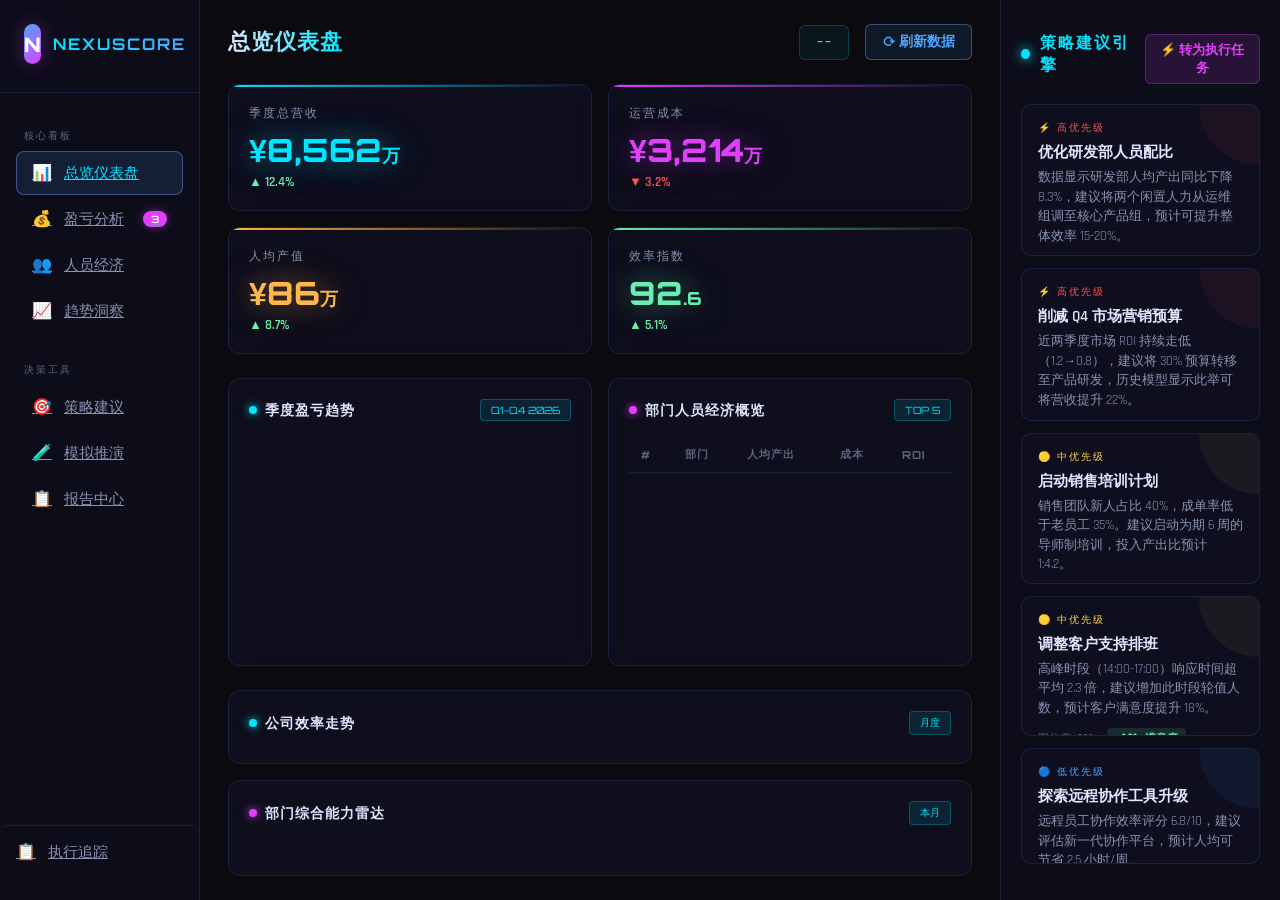
<file: index.html>
<!DOCTYPE html><html lang="zh-CN"><head><meta charset="UTF-8"><meta name="viewport" content="width=device-width,initial-scale=1.0"><title>NexusCore — 总览仪表盘</title><link href="https://fonts.googleapis.com/css2?family=Orbitron:wght@400;500;600;700;800;900&family=Rajdhani:wght@300;400;500;600;700&family=Share+Tech+Mono&display=swap" rel="stylesheet"><link rel="stylesheet" href="common.css"></head><body data-page="dashboard"><canvas id="bg-canvas"></canvas><div class="app-container"><!-- 左侧导航 -->
<aside class="sidebar">
  <a href="index.html" style="text-decoration:none"><div class="logo"><div class="logo-icon"><span>N</span></div><div class="logo-text">NEXUSCORE</div></div></a>
  <div class="nav-section">
    <div class="nav-label">核心看板</div>
    <a href="index.html" class="nav-item active"><span class="nav-icon">📊</span> 总览仪表盘</a>
    <a href="profit.html" class="nav-item"><span class="nav-icon">💰</span> 盈亏分析<span class="nav-badge">3</span></a>
    <a href="people.html" class="nav-item"><span class="nav-icon">👥</span> 人员经济</a>
    <a href="trend.html" class="nav-item"><span class="nav-icon">📈</span> 趋势洞察</a>
  </div>
  <div class="nav-section">
    <div class="nav-label">决策工具</div>
    <a href="strategy.html" class="nav-item"><span class="nav-icon">🎯</span> 策略建议</a>
    <a href="simulate.html" class="nav-item"><span class="nav-icon">🧪</span> 模拟推演</a>
    <a href="report.html" class="nav-item"><span class="nav-icon">📋</span> 报告中心</a>
  </div>
  <a href="exec-track.html" class="nav-item" style="margin-top:auto;border-top:1px solid var(--border-glow);padding-top:16px"><span class="nav-icon">📋</span> 执行追踪</a>
</aside><main class="main-content">
<div class="top-bar"><h1 class="page-title">总览仪表盘</h1><div class="top-actions"><div class="time-display" id="liveTime">--</div><a href="index.html" class="btn-refresh" style="text-decoration:none">⟳ 刷新数据</a></div></div>
<div class="kpi-row"><div class="kpi-card"><div class="kpi-label">季度总营收</div><div class="kpi-value">¥8,562<span style="font-size:18px">万</span></div><div class="kpi-change up">▲ 12.4%</div></div><div class="kpi-card"><div class="kpi-label">运营成本</div><div class="kpi-value">¥3,214<span style="font-size:18px">万</span></div><div class="kpi-change down">▼ 3.2%</div></div><div class="kpi-card"><div class="kpi-label">人均产值</div><div class="kpi-value">¥86<span style="font-size:18px">万</span></div><div class="kpi-change up">▲ 8.7%</div></div><div class="kpi-card"><div class="kpi-label">效率指数</div><div class="kpi-value">92<span style="font-size:18px">.6</span></div><div class="kpi-change up">▲ 5.1%</div></div></div>
<div class="content-grid"><div class="panel"><div class="panel-header"><div class="panel-title"><span class="dot blue"></span>季度盈亏趋势</div><span class="panel-badge">Q1-Q4 2026</span></div><div class="chart-area" id="profitChart"></div><div class="chart-label-row" id="chartLabels"></div></div><div class="panel"><div class="panel-header"><div class="panel-title"><span class="dot magenta"></span>部门人员经济概览</div><span class="panel-badge">TOP 5</span></div><table class="data-table"><thead><tr><th>#</th><th>部门</th><th>人均产出</th><th>成本</th><th>ROI</th></tr></thead><tbody id="deptTable"></tbody></table></div></div>
<div class="panel" style="margin-bottom:16px"><div class="panel-header"><div class="panel-title"><span class="dot blue"></span>公司效率走势</div><span class="panel-badge">月度</span></div><div class="chart-area" id="efficiencyChart" style="height:180px"></div><div class="chart-label-row" id="effLabels"></div></div>
<div class="panel radar-panel"><div class="panel-header"><div class="panel-title"><span class="dot magenta"></span>部门综合能力雷达</div><span class="panel-badge">本月</span></div><div class="radar-container"><div class="radar-canvas-wrap"><canvas id="radarCanvas" width="340" height="340"></canvas></div><div class="radar-legend"><div class="radar-legend-item"><span class="radar-legend-dot current"></span> 当前水平</div><div class="radar-legend-item"><span class="radar-legend-dot target"></span> 目标水平</div><div class="radar-legend-item"><span class="radar-legend-dot industry"></span> 行业均值</div></div></div></div>
</main>  <aside class="strategy-panel">
    <div class="strategy-header">
      <span class="pulse"></span> 策略建议引擎
      <button class="btn-execute" onclick="toggleExecForm(event,'execForm1')">⚡ 转为执行任务</button>
      <div class="exec-form" id="execForm1"><label>责任人</label><input type="text" placeholder="输入姓名..."><label>截止日期</label><input type="date"><label>优先级</label><select><option>高</option><option selected>中</option><option>低</option></select><button class="btn-submit" onclick="submitTask(event,'优化研发部人员配比','execForm1')">确认创建任务</button><div class="exec-confirm" id="confirm1">✓ 任务已创建</div></div>
    </div>
    <div class="insight-card priority-high">
      <div class="insight-priority high">⚡ 高优先级</div>
      <div class="insight-title">优化研发部人员配比</div>
      <div class="insight-desc">数据显示研发部人均产出同比下降 8.3%，建议将两个闲置人力从运维组调至核心产品组，预计可提升整体效率 15-20%。</div>
      <div class="insight-meta">
        <span>置信度 87%</span>
        <span class="insight-impact positive">+15% 效率</span>
      </div>
      <button class="btn-execute" onclick="toggleExecForm(event,'execForm2')">⚡ 转为执行任务</button>
      <div class="exec-form" id="execForm2"><label>责任人</label><input type="text" placeholder="输入姓名..."><label>截止日期</label><input type="date"><label>优先级</label><select><option>高</option><option selected>中</option><option>低</option></select><button class="btn-submit" onclick="submitTask(event,'削减 Q4 市场营销预算','execForm2')">确认创建任务</button><div class="exec-confirm" id="confirm2">✓ 任务已创建</div></div>
    </div>
    <div class="insight-card priority-high">
      <div class="insight-priority high">⚡ 高优先级</div>
      <div class="insight-title">削减 Q4 市场营销预算</div>
      <div class="insight-desc">近两季度市场 ROI 持续走低（1.2→0.8），建议将 30% 预算转移至产品研发，历史模型显示此举可将营收提升 22%。</div>
      <div class="insight-meta">
        <span>置信度 82%</span>
        <span class="insight-impact positive">+22% 营收</span>
      </div>
      <button class="btn-execute" onclick="toggleExecForm(event,'execForm3')">⚡ 转为执行任务</button>
      <div class="exec-form" id="execForm3"><label>责任人</label><input type="text" placeholder="输入姓名..."><label>截止日期</label><input type="date"><label>优先级</label><select><option>高</option><option selected>中</option><option>低</option></select><button class="btn-submit" onclick="submitTask(event,'启动销售培训计划','execForm3')">确认创建任务</button><div class="exec-confirm" id="confirm3">✓ 任务已创建</div></div>
    </div>
    <div class="insight-card priority-mid">
      <div class="insight-priority mid">🟡 中优先级</div>
      <div class="insight-title">启动销售培训计划</div>
      <div class="insight-desc">销售团队新人占比 40%，成单率低于老员工 35%。建议启动为期 6 周的导师制培训，投入产出比预计 1:4.2。</div>
      <div class="insight-meta">
        <span>置信度 76%</span>
        <span class="insight-impact positive">ROI 1:4.2</span>
      </div>
      <button class="btn-execute" onclick="toggleExecForm(event,'execForm4')">⚡ 转为执行任务</button>
      <div class="exec-form" id="execForm4"><label>责任人</label><input type="text" placeholder="输入姓名..."><label>截止日期</label><input type="date"><label>优先级</label><select><option>高</option><option selected>中</option><option>低</option></select><button class="btn-submit" onclick="submitTask(event,'调整客户支持排班','execForm4')">确认创建任务</button><div class="exec-confirm" id="confirm4">✓ 任务已创建</div></div>
    </div>
    <div class="insight-card priority-mid">
      <div class="insight-priority mid">🟡 中优先级</div>
      <div class="insight-title">调整客户支持排班</div>
      <div class="insight-desc">高峰时段（14:00-17:00）响应时间超平均 2.3 倍，建议增加此时段轮值人数，预计客户满意度提升 18%。</div>
      <div class="insight-meta">
        <span>置信度 81%</span>
        <span class="insight-impact positive">+18% 满意度</span>
      </div>
      <button class="btn-execute" onclick="toggleExecForm(event,'execForm5')">⚡ 转为执行任务</button>
      <div class="exec-form" id="execForm5"><label>责任人</label><input type="text" placeholder="输入姓名..."><label>截止日期</label><input type="date"><label>优先级</label><select><option>高</option><option selected>中</option><option>低</option></select><button class="btn-submit" onclick="submitTask(event,'探索远程协作工具升级','execForm5')">确认创建任务</button><div class="exec-confirm" id="confirm5">✓ 任务已创建</div></div>
    </div>
    <div class="insight-card priority-low">
      <div class="insight-priority low">🔵 低优先级</div>
      <div class="insight-title">探索远程协作工具升级</div>
      <div class="insight-desc">远程员工协作效率评分 6.8/10，建议评估新一代协作平台，预计人均可节省 2.5 小时/周。</div>
      <div class="insight-meta">
        <span>置信度 68%</span>
        <span class="insight-impact positive">+2.5h/周</span>
      </div>
    </div>
  </aside></div><script src="common.js"></script><script>
updateTime();setInterval(updateTime,1000);
(function(){const d=[{l:'1月',v:620},{l:'2月',v:580},{l:'3月',v:710},{l:'4月',v:540},{l:'5月',v:390},{l:'6月',v:480},{l:'7月',v:670},{l:'8月',v:720},{l:'9月',v:560},{l:'10月',v:850},{l:'11月',v:920},{l:'12月',v:1060}];const mx=Math.max(...d.map(x=>x.v));const c=document.getElementById('profitChart'),lb=document.getElementById('chartLabels');d.forEach(x=>{const b=document.createElement('div');b.className='chart-bar profit';b.style.height=(x.v/mx*100)+'%';b.title=x.l+': ¥'+x.v+'万';c.appendChild(b);const l=document.createElement('span');l.className='chart-label';l.textContent=x.l;lb.appendChild(l)})})();
(function(){const d=[{r:1,de:'产品研发部',o:'¥128万',c:'¥76万',ro:'1.68',t:true},{r:2,de:'市场运营部',o:'¥95万',c:'¥62万',ro:'1.53',t:true},{r:3,de:'销售部',o:'¥82万',c:'¥45万',ro:'1.82',t:true},{r:4,de:'客户成功部',o:'¥71万',c:'¥48万',ro:'1.48',t:false},{r:5,de:'行政管理部',o:'¥53万',c:'¥41万',ro:'1.29',t:false}];const t=document.getElementById('deptTable');d.forEach(x=>{const tr=document.createElement('tr');tr.innerHTML='<td><span class="rank-badge '+(x.t?'top':'')+'">'+x.r+'</span></td><td>'+x.de+'</td><td>'+x.o+'</td><td>'+x.c+'</td><td class="val-profit">'+x.ro+'</td>';t.appendChild(tr)})})();
(function(){const d=[{l:'1月',v:78},{l:'2月',v:75},{l:'3月',v:82},{l:'4月',v:80},{l:'5月',v:85},{l:'6月',v:88},{l:'7月',v:84},{l:'8月',v:90},{l:'9月',v:87},{l:'10月',v:92},{l:'11月',v:95},{l:'12月',v:97}];const c=document.getElementById('efficiencyChart'),lb=document.getElementById('effLabels');d.forEach((x,i)=>{const b=document.createElement('div');b.className='chart-bar profit';const h=x.v/100*100;b.style.height=h+'%';b.style.background=i>=9?'linear-gradient(180deg,var(--accent-cyan),rgba(0,229,255,0.2))':i>=6?'linear-gradient(180deg,var(--accent-blue),rgba(77,166,255,0.2))':'linear-gradient(180deg,var(--accent-magenta),rgba(224,64,251,0.2))';b.title=x.l+': '+x.v;c.appendChild(b);const l=document.createElement('span');l.className='chart-label';l.textContent=x.l;lb.appendChild(l)})})();
</script></body></html>
</file>
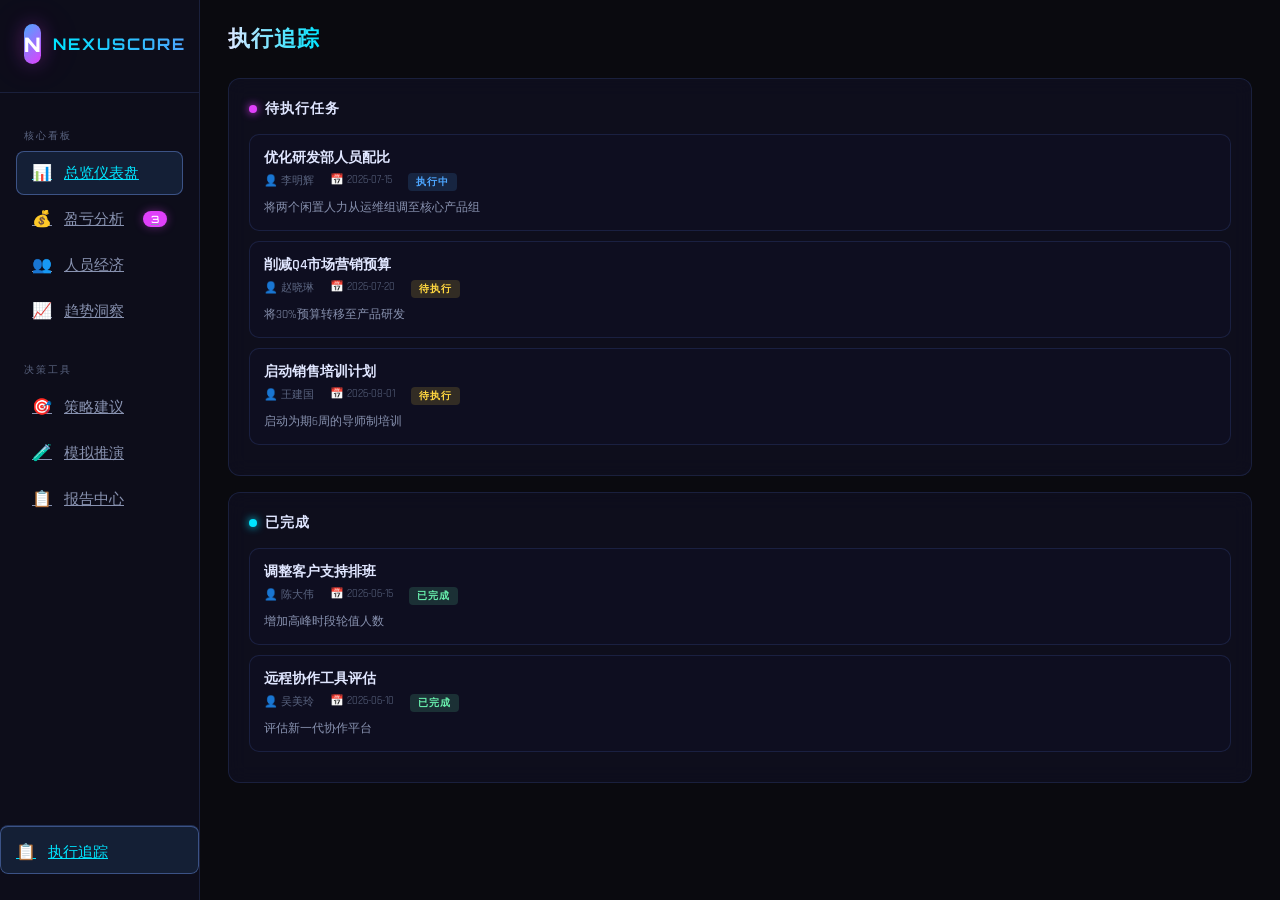
<file: exec-track.html>
<!DOCTYPE html><html lang="zh-CN"><head><meta charset="UTF-8"><meta name="viewport" content="width=device-width,initial-scale=1.0"><title>NexusCore — 执行追踪</title><link href="https://fonts.googleapis.com/css2?family=Orbitron:wght@400;500;600;700;800;900&family=Rajdhani:wght@300;400;500;600;700&family=Share+Tech+Mono&display=swap" rel="stylesheet"><link rel="stylesheet" href="common.css"></head><body data-page="exec"><canvas id="bg-canvas"></canvas><div class="app-container"><!-- 左侧导航 -->
<aside class="sidebar">
  <a href="index.html" style="text-decoration:none"><div class="logo"><div class="logo-icon"><span>N</span></div><div class="logo-text">NEXUSCORE</div></div></a>
  <div class="nav-section">
    <div class="nav-label">核心看板</div>
    <a href="index.html" class="nav-item active"><span class="nav-icon">📊</span> 总览仪表盘</a>
    <a href="profit.html" class="nav-item"><span class="nav-icon">💰</span> 盈亏分析<span class="nav-badge">3</span></a>
    <a href="people.html" class="nav-item"><span class="nav-icon">👥</span> 人员经济</a>
    <a href="trend.html" class="nav-item"><span class="nav-icon">📈</span> 趋势洞察</a>
  </div>
  <div class="nav-section">
    <div class="nav-label">决策工具</div>
    <a href="strategy.html" class="nav-item"><span class="nav-icon">🎯</span> 策略建议</a>
    <a href="simulate.html" class="nav-item"><span class="nav-icon">🧪</span> 模拟推演</a>
    <a href="report.html" class="nav-item"><span class="nav-icon">📋</span> 报告中心</a>
  </div>
  <a href="exec-track.html" class="nav-item" style="margin-top:auto;border-top:1px solid var(--border-glow);padding-top:16px"><span class="nav-icon">📋</span> 执行追踪</a>
</aside><main class="main-content">
<div class="top-bar"><h1 class="page-title">执行追踪</h1></div>
<div class="panel"><div class="panel-header"><div class="panel-title"><span class="dot magenta"></span>待执行任务</div></div>
<div class="exec-task-item"><div class="exec-task-title">优化研发部人员配比</div><div class="exec-task-meta"><span>👤 李明辉</span><span>📅 2026-07-15</span><span class="exec-task-status progress">执行中</span></div><div style="margin-top:8px;font-size:12px;color:var(--text-secondary)">将两个闲置人力从运维组调至核心产品组</div></div>
<div class="exec-task-item"><div class="exec-task-title">削减Q4市场营销预算</div><div class="exec-task-meta"><span>👤 赵晓琳</span><span>📅 2026-07-20</span><span class="exec-task-status pending">待执行</span></div><div style="margin-top:8px;font-size:12px;color:var(--text-secondary)">将30%预算转移至产品研发</div></div>
<div class="exec-task-item"><div class="exec-task-title">启动销售培训计划</div><div class="exec-task-meta"><span>👤 王建国</span><span>📅 2026-08-01</span><span class="exec-task-status pending">待执行</span></div><div style="margin-top:8px;font-size:12px;color:var(--text-secondary)">启动为期6周的导师制培训</div></div>
</div>
<div class="panel" style="margin-top:16px"><div class="panel-header"><div class="panel-title"><span class="dot blue"></span>已完成</div></div>
<div class="exec-task-item"><div class="exec-task-title">调整客户支持排班</div><div class="exec-task-meta"><span>👤 陈大伟</span><span>📅 2026-06-15</span><span class="exec-task-status done">已完成</span></div><div style="margin-top:8px;font-size:12px;color:var(--text-secondary)">增加高峰时段轮值人数</div></div>
<div class="exec-task-item"><div class="exec-task-title">远程协作工具评估</div><div class="exec-task-meta"><span>👤 吴美玲</span><span>📅 2026-06-10</span><span class="exec-task-status done">已完成</span></div><div style="margin-top:8px;font-size:12px;color:var(--text-secondary)">评估新一代协作平台</div></div>
</div>
</main></div><script src="common.js"></script><script>updateTime();setInterval(updateTime,1000)</script></body></html>
</file>
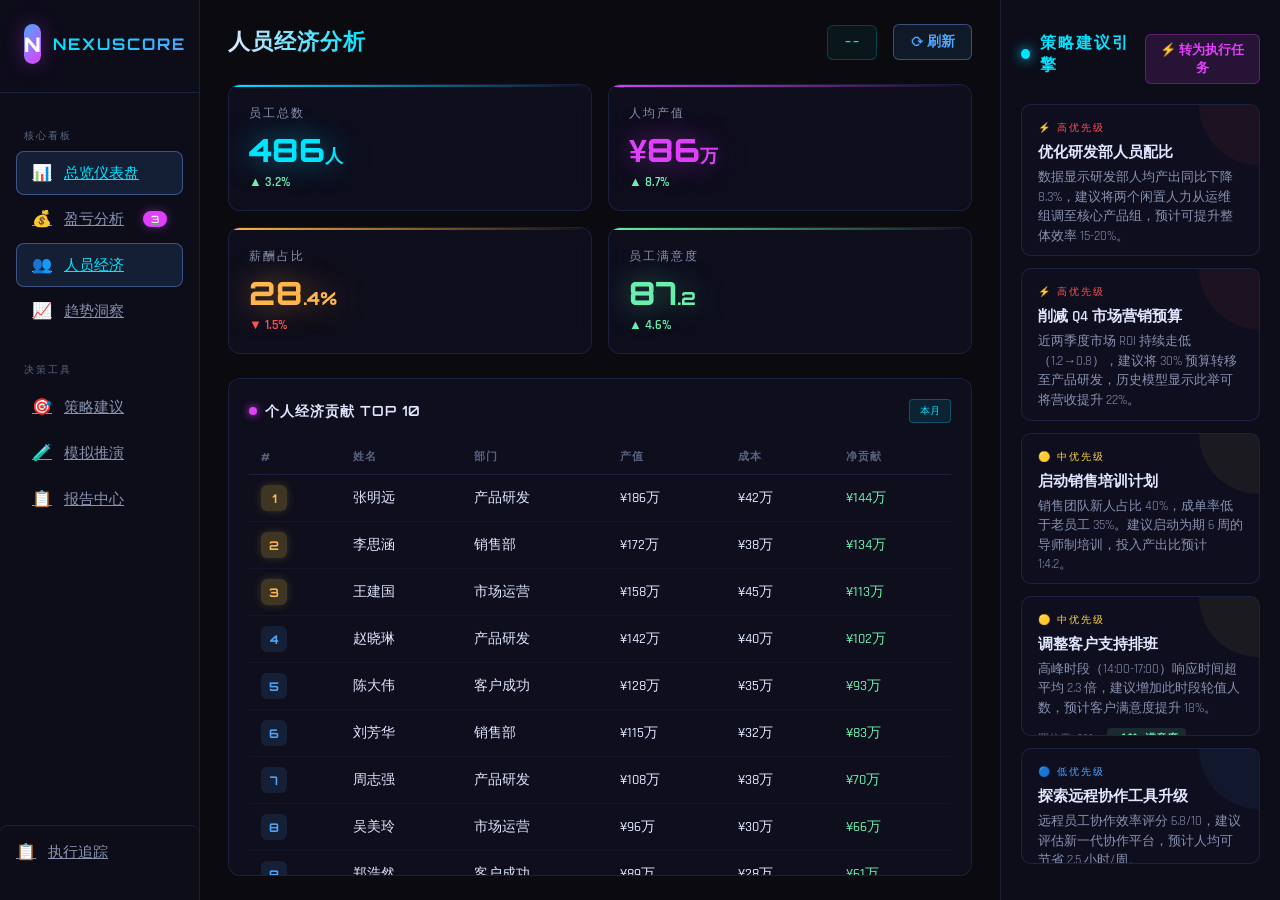
<file: people.html>
<!DOCTYPE html><html lang="zh-CN"><head><meta charset="UTF-8"><meta name="viewport" content="width=device-width,initial-scale=1.0"><title>NexusCore — 人员经济</title><link href="https://fonts.googleapis.com/css2?family=Orbitron:wght@400;500;600;700;800;900&family=Rajdhani:wght@300;400;500;600;700&family=Share+Tech+Mono&display=swap" rel="stylesheet"><link rel="stylesheet" href="common.css"></head><body data-page="people"><canvas id="bg-canvas"></canvas><div class="app-container"><!-- 左侧导航 -->
<aside class="sidebar">
  <a href="index.html" style="text-decoration:none"><div class="logo"><div class="logo-icon"><span>N</span></div><div class="logo-text">NEXUSCORE</div></div></a>
  <div class="nav-section">
    <div class="nav-label">核心看板</div>
    <a href="index.html" class="nav-item active"><span class="nav-icon">📊</span> 总览仪表盘</a>
    <a href="profit.html" class="nav-item"><span class="nav-icon">💰</span> 盈亏分析<span class="nav-badge">3</span></a>
    <a href="people.html" class="nav-item"><span class="nav-icon">👥</span> 人员经济</a>
    <a href="trend.html" class="nav-item"><span class="nav-icon">📈</span> 趋势洞察</a>
  </div>
  <div class="nav-section">
    <div class="nav-label">决策工具</div>
    <a href="strategy.html" class="nav-item"><span class="nav-icon">🎯</span> 策略建议</a>
    <a href="simulate.html" class="nav-item"><span class="nav-icon">🧪</span> 模拟推演</a>
    <a href="report.html" class="nav-item"><span class="nav-icon">📋</span> 报告中心</a>
  </div>
  <a href="exec-track.html" class="nav-item" style="margin-top:auto;border-top:1px solid var(--border-glow);padding-top:16px"><span class="nav-icon">📋</span> 执行追踪</a>
</aside><main class="main-content"><div class="top-bar"><h1 class="page-title">人员经济分析</h1><div class="top-actions"><div class="time-display" id="liveTime">--</div><a href="people.html" class="btn-refresh" style="text-decoration:none">⟳ 刷新</a></div></div><div class="kpi-row"><div class="kpi-card"><div class="kpi-label">员工总数</div><div class="kpi-value">486<span style="font-size:18px">人</span></div><div class="kpi-change up">▲ 3.2%</div></div><div class="kpi-card"><div class="kpi-label">人均产值</div><div class="kpi-value">¥86<span style="font-size:18px">万</span></div><div class="kpi-change up">▲ 8.7%</div></div><div class="kpi-card"><div class="kpi-label">薪酬占比</div><div class="kpi-value">28<span style="font-size:18px">.4%</span></div><div class="kpi-change down">▼ 1.5%</div></div><div class="kpi-card"><div class="kpi-label">员工满意度</div><div class="kpi-value">87<span style="font-size:18px">.2</span></div><div class="kpi-change up">▲ 4.6%</div></div></div><div class="panel"><div class="panel-header"><div class="panel-title"><span class="dot magenta"></span>个人经济贡献 TOP 10</div><span class="panel-badge">本月</span></div><table class="data-table"><thead><tr><th>#</th><th>姓名</th><th>部门</th><th>产值</th><th>成本</th><th>净贡献</th></tr></thead><tbody><tr><td><span class="rank-badge top">1</span></td><td>张明远</td><td>产品研发</td><td>¥186万</td><td>¥42万</td><td class="val-profit">¥144万</td></tr><tr><td><span class="rank-badge top">2</span></td><td>李思涵</td><td>销售部</td><td>¥172万</td><td>¥38万</td><td class="val-profit">¥134万</td></tr><tr><td><span class="rank-badge top">3</span></td><td>王建国</td><td>市场运营</td><td>¥158万</td><td>¥45万</td><td class="val-profit">¥113万</td></tr><tr><td><span class="rank-badge">4</span></td><td>赵晓琳</td><td>产品研发</td><td>¥142万</td><td>¥40万</td><td class="val-profit">¥102万</td></tr><tr><td><span class="rank-badge">5</span></td><td>陈大伟</td><td>客户成功</td><td>¥128万</td><td>¥35万</td><td class="val-profit">¥93万</td></tr><tr><td><span class="rank-badge">6</span></td><td>刘芳华</td><td>销售部</td><td>¥115万</td><td>¥32万</td><td class="val-profit">¥83万</td></tr><tr><td><span class="rank-badge">7</span></td><td>周志强</td><td>产品研发</td><td>¥108万</td><td>¥38万</td><td class="val-profit">¥70万</td></tr><tr><td><span class="rank-badge">8</span></td><td>吴美玲</td><td>市场运营</td><td>¥96万</td><td>¥30万</td><td class="val-profit">¥66万</td></tr><tr><td><span class="rank-badge">9</span></td><td>郑浩然</td><td>客户成功</td><td>¥89万</td><td>¥28万</td><td class="val-profit">¥61万</td></tr><tr><td><span class="rank-badge">10</span></td><td>孙丽萍</td><td>行政管理</td><td>¥76万</td><td>¥26万</td><td class="val-profit">¥50万</td></tr></tbody></table></div></main>  <aside class="strategy-panel">
    <div class="strategy-header">
      <span class="pulse"></span> 策略建议引擎
      <button class="btn-execute" onclick="toggleExecForm(event,'execForm1')">⚡ 转为执行任务</button>
      <div class="exec-form" id="execForm1"><label>责任人</label><input type="text" placeholder="输入姓名..."><label>截止日期</label><input type="date"><label>优先级</label><select><option>高</option><option selected>中</option><option>低</option></select><button class="btn-submit" onclick="submitTask(event,'优化研发部人员配比','execForm1')">确认创建任务</button><div class="exec-confirm" id="confirm1">✓ 任务已创建</div></div>
    </div>
    <div class="insight-card priority-high">
      <div class="insight-priority high">⚡ 高优先级</div>
      <div class="insight-title">优化研发部人员配比</div>
      <div class="insight-desc">数据显示研发部人均产出同比下降 8.3%，建议将两个闲置人力从运维组调至核心产品组，预计可提升整体效率 15-20%。</div>
      <div class="insight-meta">
        <span>置信度 87%</span>
        <span class="insight-impact positive">+15% 效率</span>
      </div>
      <button class="btn-execute" onclick="toggleExecForm(event,'execForm2')">⚡ 转为执行任务</button>
      <div class="exec-form" id="execForm2"><label>责任人</label><input type="text" placeholder="输入姓名..."><label>截止日期</label><input type="date"><label>优先级</label><select><option>高</option><option selected>中</option><option>低</option></select><button class="btn-submit" onclick="submitTask(event,'削减 Q4 市场营销预算','execForm2')">确认创建任务</button><div class="exec-confirm" id="confirm2">✓ 任务已创建</div></div>
    </div>
    <div class="insight-card priority-high">
      <div class="insight-priority high">⚡ 高优先级</div>
      <div class="insight-title">削减 Q4 市场营销预算</div>
      <div class="insight-desc">近两季度市场 ROI 持续走低（1.2→0.8），建议将 30% 预算转移至产品研发，历史模型显示此举可将营收提升 22%。</div>
      <div class="insight-meta">
        <span>置信度 82%</span>
        <span class="insight-impact positive">+22% 营收</span>
      </div>
      <button class="btn-execute" onclick="toggleExecForm(event,'execForm3')">⚡ 转为执行任务</button>
      <div class="exec-form" id="execForm3"><label>责任人</label><input type="text" placeholder="输入姓名..."><label>截止日期</label><input type="date"><label>优先级</label><select><option>高</option><option selected>中</option><option>低</option></select><button class="btn-submit" onclick="submitTask(event,'启动销售培训计划','execForm3')">确认创建任务</button><div class="exec-confirm" id="confirm3">✓ 任务已创建</div></div>
    </div>
    <div class="insight-card priority-mid">
      <div class="insight-priority mid">🟡 中优先级</div>
      <div class="insight-title">启动销售培训计划</div>
      <div class="insight-desc">销售团队新人占比 40%，成单率低于老员工 35%。建议启动为期 6 周的导师制培训，投入产出比预计 1:4.2。</div>
      <div class="insight-meta">
        <span>置信度 76%</span>
        <span class="insight-impact positive">ROI 1:4.2</span>
      </div>
      <button class="btn-execute" onclick="toggleExecForm(event,'execForm4')">⚡ 转为执行任务</button>
      <div class="exec-form" id="execForm4"><label>责任人</label><input type="text" placeholder="输入姓名..."><label>截止日期</label><input type="date"><label>优先级</label><select><option>高</option><option selected>中</option><option>低</option></select><button class="btn-submit" onclick="submitTask(event,'调整客户支持排班','execForm4')">确认创建任务</button><div class="exec-confirm" id="confirm4">✓ 任务已创建</div></div>
    </div>
    <div class="insight-card priority-mid">
      <div class="insight-priority mid">🟡 中优先级</div>
      <div class="insight-title">调整客户支持排班</div>
      <div class="insight-desc">高峰时段（14:00-17:00）响应时间超平均 2.3 倍，建议增加此时段轮值人数，预计客户满意度提升 18%。</div>
      <div class="insight-meta">
        <span>置信度 81%</span>
        <span class="insight-impact positive">+18% 满意度</span>
      </div>
      <button class="btn-execute" onclick="toggleExecForm(event,'execForm5')">⚡ 转为执行任务</button>
      <div class="exec-form" id="execForm5"><label>责任人</label><input type="text" placeholder="输入姓名..."><label>截止日期</label><input type="date"><label>优先级</label><select><option>高</option><option selected>中</option><option>低</option></select><button class="btn-submit" onclick="submitTask(event,'探索远程协作工具升级','execForm5')">确认创建任务</button><div class="exec-confirm" id="confirm5">✓ 任务已创建</div></div>
    </div>
    <div class="insight-card priority-low">
      <div class="insight-priority low">🔵 低优先级</div>
      <div class="insight-title">探索远程协作工具升级</div>
      <div class="insight-desc">远程员工协作效率评分 6.8/10，建议评估新一代协作平台，预计人均可节省 2.5 小时/周。</div>
      <div class="insight-meta">
        <span>置信度 68%</span>
        <span class="insight-impact positive">+2.5h/周</span>
      </div>
    </div>
  </aside></div><script src="common.js"></script><script>updateTime();setInterval(updateTime,1000)</script></body></html>
</file>
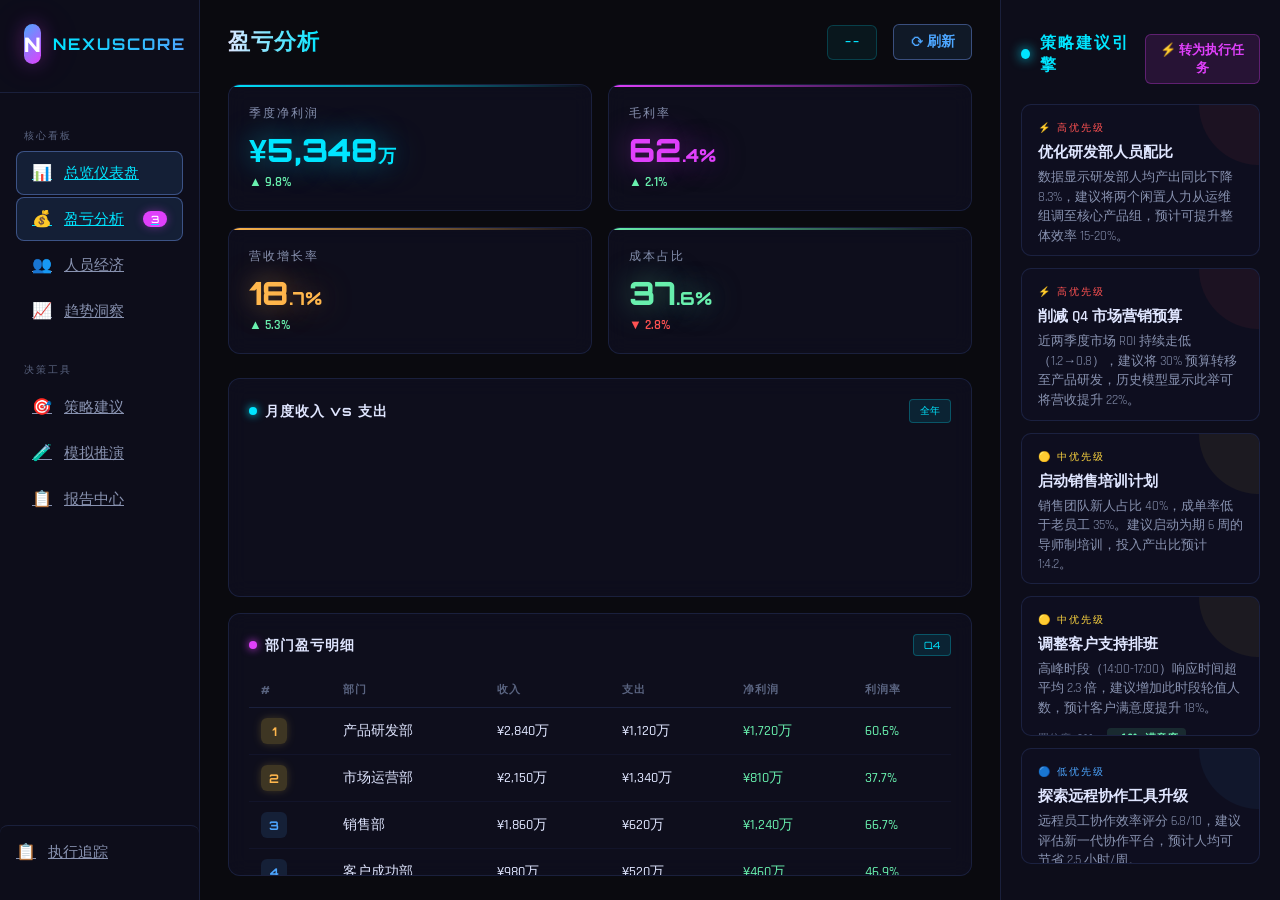
<file: profit.html>
<!DOCTYPE html><html lang="zh-CN"><head><meta charset="UTF-8"><meta name="viewport" content="width=device-width,initial-scale=1.0"><title>NexusCore — 盈亏分析</title><link href="https://fonts.googleapis.com/css2?family=Orbitron:wght@400;500;600;700;800;900&family=Rajdhani:wght@300;400;500;600;700&family=Share+Tech+Mono&display=swap" rel="stylesheet"><link rel="stylesheet" href="common.css"></head><body data-page="profit"><canvas id="bg-canvas"></canvas><div class="app-container"><!-- 左侧导航 -->
<aside class="sidebar">
  <a href="index.html" style="text-decoration:none"><div class="logo"><div class="logo-icon"><span>N</span></div><div class="logo-text">NEXUSCORE</div></div></a>
  <div class="nav-section">
    <div class="nav-label">核心看板</div>
    <a href="index.html" class="nav-item active"><span class="nav-icon">📊</span> 总览仪表盘</a>
    <a href="profit.html" class="nav-item"><span class="nav-icon">💰</span> 盈亏分析<span class="nav-badge">3</span></a>
    <a href="people.html" class="nav-item"><span class="nav-icon">👥</span> 人员经济</a>
    <a href="trend.html" class="nav-item"><span class="nav-icon">📈</span> 趋势洞察</a>
  </div>
  <div class="nav-section">
    <div class="nav-label">决策工具</div>
    <a href="strategy.html" class="nav-item"><span class="nav-icon">🎯</span> 策略建议</a>
    <a href="simulate.html" class="nav-item"><span class="nav-icon">🧪</span> 模拟推演</a>
    <a href="report.html" class="nav-item"><span class="nav-icon">📋</span> 报告中心</a>
  </div>
  <a href="exec-track.html" class="nav-item" style="margin-top:auto;border-top:1px solid var(--border-glow);padding-top:16px"><span class="nav-icon">📋</span> 执行追踪</a>
</aside><main class="main-content"><div class="top-bar"><h1 class="page-title">盈亏分析</h1><div class="top-actions"><div class="time-display" id="liveTime">--</div><a href="profit.html" class="btn-refresh" style="text-decoration:none">⟳ 刷新</a></div></div><div class="kpi-row"><div class="kpi-card"><div class="kpi-label">季度净利润</div><div class="kpi-value">¥5,348<span style="font-size:18px">万</span></div><div class="kpi-change up">▲ 9.8%</div></div><div class="kpi-card"><div class="kpi-label">毛利率</div><div class="kpi-value">62<span style="font-size:18px">.4%</span></div><div class="kpi-change up">▲ 2.1%</div></div><div class="kpi-card"><div class="kpi-label">营收增长率</div><div class="kpi-value">18<span style="font-size:18px">.7%</span></div><div class="kpi-change up">▲ 5.3%</div></div><div class="kpi-card"><div class="kpi-label">成本占比</div><div class="kpi-value">37<span style="font-size:18px">.6%</span></div><div class="kpi-change down">▼ 2.8%</div></div></div><div class="panel"><div class="panel-header"><div class="panel-title"><span class="dot blue"></span>月度收入 vs 支出</div><span class="panel-badge">全年</span></div><div class="chart-area" id="incomeChart" style="height:200px"></div><div class="chart-label-row" id="incomeLabels"></div></div><div class="panel" style="margin-top:16px"><div class="panel-header"><div class="panel-title"><span class="dot magenta"></span>部门盈亏明细</div><span class="panel-badge">Q4</span></div><table class="data-table"><thead><tr><th>#</th><th>部门</th><th>收入</th><th>支出</th><th>净利润</th><th>利润率</th></tr></thead><tbody><tr><td><span class="rank-badge top">1</span></td><td>产品研发部</td><td>¥2,840万</td><td>¥1,120万</td><td class="val-profit">¥1,720万</td><td class="val-profit">60.6%</td></tr><tr><td><span class="rank-badge top">2</span></td><td>市场运营部</td><td>¥2,150万</td><td>¥1,340万</td><td class="val-profit">¥810万</td><td class="val-profit">37.7%</td></tr><tr><td><span class="rank-badge">3</span></td><td>销售部</td><td>¥1,860万</td><td>¥620万</td><td class="val-profit">¥1,240万</td><td class="val-profit">66.7%</td></tr><tr><td><span class="rank-badge">4</span></td><td>客户成功部</td><td>¥980万</td><td>¥520万</td><td class="val-profit">¥460万</td><td class="val-profit">46.9%</td></tr><tr><td><span class="rank-badge">5</span></td><td>行政管理部</td><td>¥732万</td><td>¥580万</td><td class="val-profit">¥152万</td><td class="val-profit">20.8%</td></tr></tbody></table></div></main>  <aside class="strategy-panel">
    <div class="strategy-header">
      <span class="pulse"></span> 策略建议引擎
      <button class="btn-execute" onclick="toggleExecForm(event,'execForm1')">⚡ 转为执行任务</button>
      <div class="exec-form" id="execForm1"><label>责任人</label><input type="text" placeholder="输入姓名..."><label>截止日期</label><input type="date"><label>优先级</label><select><option>高</option><option selected>中</option><option>低</option></select><button class="btn-submit" onclick="submitTask(event,'优化研发部人员配比','execForm1')">确认创建任务</button><div class="exec-confirm" id="confirm1">✓ 任务已创建</div></div>
    </div>
    <div class="insight-card priority-high">
      <div class="insight-priority high">⚡ 高优先级</div>
      <div class="insight-title">优化研发部人员配比</div>
      <div class="insight-desc">数据显示研发部人均产出同比下降 8.3%，建议将两个闲置人力从运维组调至核心产品组，预计可提升整体效率 15-20%。</div>
      <div class="insight-meta">
        <span>置信度 87%</span>
        <span class="insight-impact positive">+15% 效率</span>
      </div>
      <button class="btn-execute" onclick="toggleExecForm(event,'execForm2')">⚡ 转为执行任务</button>
      <div class="exec-form" id="execForm2"><label>责任人</label><input type="text" placeholder="输入姓名..."><label>截止日期</label><input type="date"><label>优先级</label><select><option>高</option><option selected>中</option><option>低</option></select><button class="btn-submit" onclick="submitTask(event,'削减 Q4 市场营销预算','execForm2')">确认创建任务</button><div class="exec-confirm" id="confirm2">✓ 任务已创建</div></div>
    </div>
    <div class="insight-card priority-high">
      <div class="insight-priority high">⚡ 高优先级</div>
      <div class="insight-title">削减 Q4 市场营销预算</div>
      <div class="insight-desc">近两季度市场 ROI 持续走低（1.2→0.8），建议将 30% 预算转移至产品研发，历史模型显示此举可将营收提升 22%。</div>
      <div class="insight-meta">
        <span>置信度 82%</span>
        <span class="insight-impact positive">+22% 营收</span>
      </div>
      <button class="btn-execute" onclick="toggleExecForm(event,'execForm3')">⚡ 转为执行任务</button>
      <div class="exec-form" id="execForm3"><label>责任人</label><input type="text" placeholder="输入姓名..."><label>截止日期</label><input type="date"><label>优先级</label><select><option>高</option><option selected>中</option><option>低</option></select><button class="btn-submit" onclick="submitTask(event,'启动销售培训计划','execForm3')">确认创建任务</button><div class="exec-confirm" id="confirm3">✓ 任务已创建</div></div>
    </div>
    <div class="insight-card priority-mid">
      <div class="insight-priority mid">🟡 中优先级</div>
      <div class="insight-title">启动销售培训计划</div>
      <div class="insight-desc">销售团队新人占比 40%，成单率低于老员工 35%。建议启动为期 6 周的导师制培训，投入产出比预计 1:4.2。</div>
      <div class="insight-meta">
        <span>置信度 76%</span>
        <span class="insight-impact positive">ROI 1:4.2</span>
      </div>
      <button class="btn-execute" onclick="toggleExecForm(event,'execForm4')">⚡ 转为执行任务</button>
      <div class="exec-form" id="execForm4"><label>责任人</label><input type="text" placeholder="输入姓名..."><label>截止日期</label><input type="date"><label>优先级</label><select><option>高</option><option selected>中</option><option>低</option></select><button class="btn-submit" onclick="submitTask(event,'调整客户支持排班','execForm4')">确认创建任务</button><div class="exec-confirm" id="confirm4">✓ 任务已创建</div></div>
    </div>
    <div class="insight-card priority-mid">
      <div class="insight-priority mid">🟡 中优先级</div>
      <div class="insight-title">调整客户支持排班</div>
      <div class="insight-desc">高峰时段（14:00-17:00）响应时间超平均 2.3 倍，建议增加此时段轮值人数，预计客户满意度提升 18%。</div>
      <div class="insight-meta">
        <span>置信度 81%</span>
        <span class="insight-impact positive">+18% 满意度</span>
      </div>
      <button class="btn-execute" onclick="toggleExecForm(event,'execForm5')">⚡ 转为执行任务</button>
      <div class="exec-form" id="execForm5"><label>责任人</label><input type="text" placeholder="输入姓名..."><label>截止日期</label><input type="date"><label>优先级</label><select><option>高</option><option selected>中</option><option>低</option></select><button class="btn-submit" onclick="submitTask(event,'探索远程协作工具升级','execForm5')">确认创建任务</button><div class="exec-confirm" id="confirm5">✓ 任务已创建</div></div>
    </div>
    <div class="insight-card priority-low">
      <div class="insight-priority low">🔵 低优先级</div>
      <div class="insight-title">探索远程协作工具升级</div>
      <div class="insight-desc">远程员工协作效率评分 6.8/10，建议评估新一代协作平台，预计人均可节省 2.5 小时/周。</div>
      <div class="insight-meta">
        <span>置信度 68%</span>
        <span class="insight-impact positive">+2.5h/周</span>
      </div>
    </div>
  </aside></div><script src="common.js"></script><script>updateTime();setInterval(updateTime,1000);(function(){const d=[680,720,850,790,920,880,960,1020,890,1050,1100,1180];const c=document.getElementById("incomeChart"),lb=document.getElementById("incomeLabels");const mx=Math.max(...d);const m=["1月","2月","3月","4月","5月","6月","7月","8月","9月","10月","11月","12月"];d.forEach((v,i)=>{const b=document.createElement("div");b.className="chart-bar profit";b.style.height=(v/mx*100)+"%";b.title=m[i]+": ¥"+v+"万";c.appendChild(b);const l=document.createElement("span");l.className="chart-label";l.textContent=m[i];lb.appendChild(l)})})()</script></body></html>
</file>
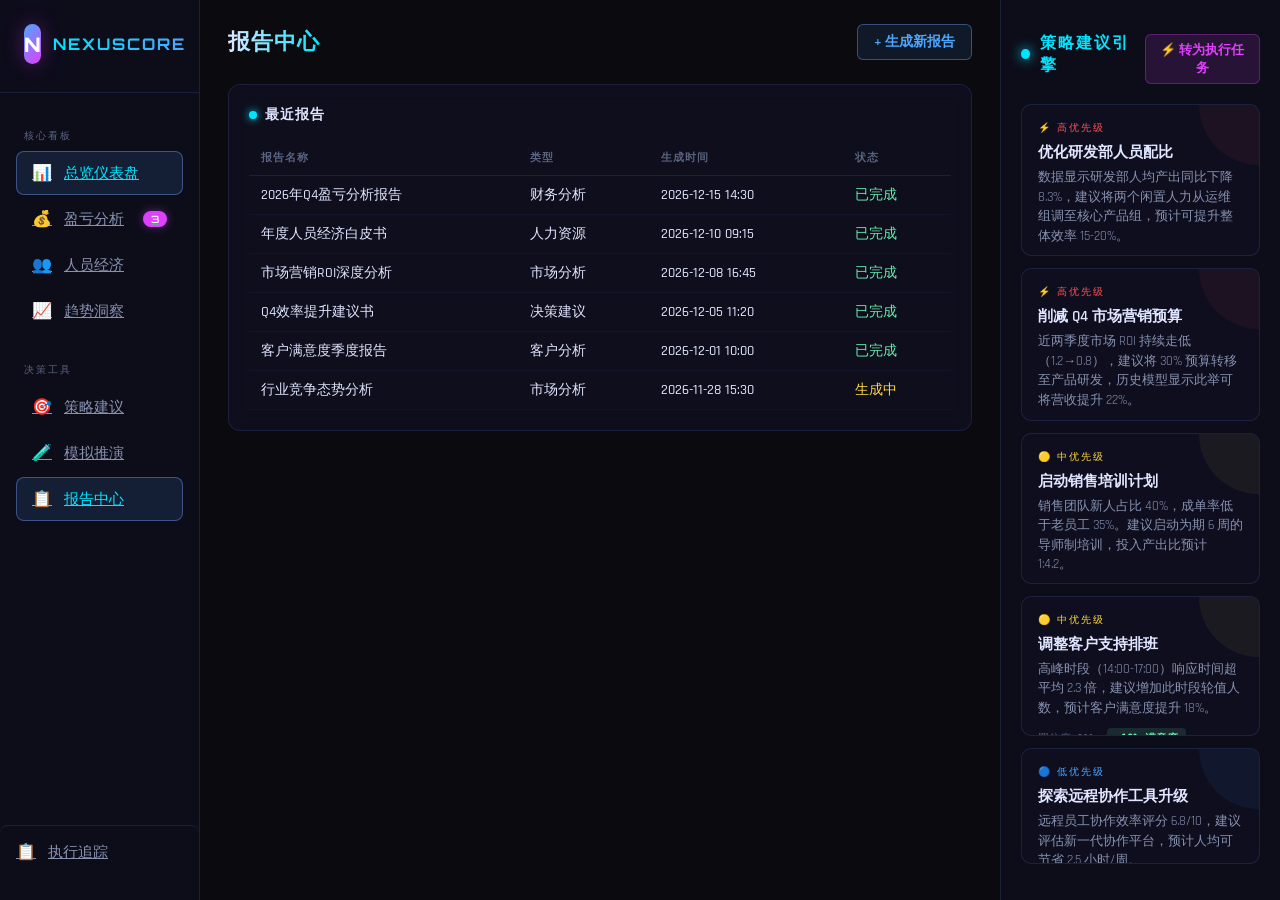
<file: report.html>
<!DOCTYPE html><html lang="zh-CN"><head><meta charset="UTF-8"><meta name="viewport" content="width=device-width,initial-scale=1.0"><title>NexusCore — 报告中心</title><link href="https://fonts.googleapis.com/css2?family=Orbitron:wght@400;500;600;700;800;900&family=Rajdhani:wght@300;400;500;600;700&family=Share+Tech+Mono&display=swap" rel="stylesheet"><link rel="stylesheet" href="common.css"></head><body data-page="report"><canvas id="bg-canvas"></canvas><div class="app-container"><!-- 左侧导航 -->
<aside class="sidebar">
  <a href="index.html" style="text-decoration:none"><div class="logo"><div class="logo-icon"><span>N</span></div><div class="logo-text">NEXUSCORE</div></div></a>
  <div class="nav-section">
    <div class="nav-label">核心看板</div>
    <a href="index.html" class="nav-item active"><span class="nav-icon">📊</span> 总览仪表盘</a>
    <a href="profit.html" class="nav-item"><span class="nav-icon">💰</span> 盈亏分析<span class="nav-badge">3</span></a>
    <a href="people.html" class="nav-item"><span class="nav-icon">👥</span> 人员经济</a>
    <a href="trend.html" class="nav-item"><span class="nav-icon">📈</span> 趋势洞察</a>
  </div>
  <div class="nav-section">
    <div class="nav-label">决策工具</div>
    <a href="strategy.html" class="nav-item"><span class="nav-icon">🎯</span> 策略建议</a>
    <a href="simulate.html" class="nav-item"><span class="nav-icon">🧪</span> 模拟推演</a>
    <a href="report.html" class="nav-item"><span class="nav-icon">📋</span> 报告中心</a>
  </div>
  <a href="exec-track.html" class="nav-item" style="margin-top:auto;border-top:1px solid var(--border-glow);padding-top:16px"><span class="nav-icon">📋</span> 执行追踪</a>
</aside><main class="main-content">
<div class="top-bar"><h1 class="page-title">报告中心</h1><a href="report.html" class="btn-refresh" style="text-decoration:none">+ 生成新报告</a></div>
<div class="panel"><div class="panel-header"><div class="panel-title"><span class="dot blue"></span>最近报告</div></div>
<table class="data-table"><thead><tr><th>报告名称</th><th>类型</th><th>生成时间</th><th>状态</th></tr></thead><tbody>
<tr><td>2026年Q4盈亏分析报告</td><td>财务分析</td><td>2026-12-15 14:30</td><td class="val-profit">已完成</td></tr>
<tr><td>年度人员经济白皮书</td><td>人力资源</td><td>2026-12-10 09:15</td><td class="val-profit">已完成</td></tr>
<tr><td>市场营销ROI深度分析</td><td>市场分析</td><td>2026-12-08 16:45</td><td class="val-profit">已完成</td></tr>
<tr><td>Q4效率提升建议书</td><td>决策建议</td><td>2026-12-05 11:20</td><td class="val-profit">已完成</td></tr>
<tr><td>客户满意度季度报告</td><td>客户分析</td><td>2026-12-01 10:00</td><td class="val-profit">已完成</td></tr>
<tr><td>行业竞争态势分析</td><td>市场分析</td><td>2026-11-28 15:30</td><td style="color:var(--warning)">生成中</td></tr>
</tbody></table>
</div>
</main>  <aside class="strategy-panel">
    <div class="strategy-header">
      <span class="pulse"></span> 策略建议引擎
      <button class="btn-execute" onclick="toggleExecForm(event,'execForm1')">⚡ 转为执行任务</button>
      <div class="exec-form" id="execForm1"><label>责任人</label><input type="text" placeholder="输入姓名..."><label>截止日期</label><input type="date"><label>优先级</label><select><option>高</option><option selected>中</option><option>低</option></select><button class="btn-submit" onclick="submitTask(event,'优化研发部人员配比','execForm1')">确认创建任务</button><div class="exec-confirm" id="confirm1">✓ 任务已创建</div></div>
    </div>
    <div class="insight-card priority-high">
      <div class="insight-priority high">⚡ 高优先级</div>
      <div class="insight-title">优化研发部人员配比</div>
      <div class="insight-desc">数据显示研发部人均产出同比下降 8.3%，建议将两个闲置人力从运维组调至核心产品组，预计可提升整体效率 15-20%。</div>
      <div class="insight-meta">
        <span>置信度 87%</span>
        <span class="insight-impact positive">+15% 效率</span>
      </div>
      <button class="btn-execute" onclick="toggleExecForm(event,'execForm2')">⚡ 转为执行任务</button>
      <div class="exec-form" id="execForm2"><label>责任人</label><input type="text" placeholder="输入姓名..."><label>截止日期</label><input type="date"><label>优先级</label><select><option>高</option><option selected>中</option><option>低</option></select><button class="btn-submit" onclick="submitTask(event,'削减 Q4 市场营销预算','execForm2')">确认创建任务</button><div class="exec-confirm" id="confirm2">✓ 任务已创建</div></div>
    </div>
    <div class="insight-card priority-high">
      <div class="insight-priority high">⚡ 高优先级</div>
      <div class="insight-title">削减 Q4 市场营销预算</div>
      <div class="insight-desc">近两季度市场 ROI 持续走低（1.2→0.8），建议将 30% 预算转移至产品研发，历史模型显示此举可将营收提升 22%。</div>
      <div class="insight-meta">
        <span>置信度 82%</span>
        <span class="insight-impact positive">+22% 营收</span>
      </div>
      <button class="btn-execute" onclick="toggleExecForm(event,'execForm3')">⚡ 转为执行任务</button>
      <div class="exec-form" id="execForm3"><label>责任人</label><input type="text" placeholder="输入姓名..."><label>截止日期</label><input type="date"><label>优先级</label><select><option>高</option><option selected>中</option><option>低</option></select><button class="btn-submit" onclick="submitTask(event,'启动销售培训计划','execForm3')">确认创建任务</button><div class="exec-confirm" id="confirm3">✓ 任务已创建</div></div>
    </div>
    <div class="insight-card priority-mid">
      <div class="insight-priority mid">🟡 中优先级</div>
      <div class="insight-title">启动销售培训计划</div>
      <div class="insight-desc">销售团队新人占比 40%，成单率低于老员工 35%。建议启动为期 6 周的导师制培训，投入产出比预计 1:4.2。</div>
      <div class="insight-meta">
        <span>置信度 76%</span>
        <span class="insight-impact positive">ROI 1:4.2</span>
      </div>
      <button class="btn-execute" onclick="toggleExecForm(event,'execForm4')">⚡ 转为执行任务</button>
      <div class="exec-form" id="execForm4"><label>责任人</label><input type="text" placeholder="输入姓名..."><label>截止日期</label><input type="date"><label>优先级</label><select><option>高</option><option selected>中</option><option>低</option></select><button class="btn-submit" onclick="submitTask(event,'调整客户支持排班','execForm4')">确认创建任务</button><div class="exec-confirm" id="confirm4">✓ 任务已创建</div></div>
    </div>
    <div class="insight-card priority-mid">
      <div class="insight-priority mid">🟡 中优先级</div>
      <div class="insight-title">调整客户支持排班</div>
      <div class="insight-desc">高峰时段（14:00-17:00）响应时间超平均 2.3 倍，建议增加此时段轮值人数，预计客户满意度提升 18%。</div>
      <div class="insight-meta">
        <span>置信度 81%</span>
        <span class="insight-impact positive">+18% 满意度</span>
      </div>
      <button class="btn-execute" onclick="toggleExecForm(event,'execForm5')">⚡ 转为执行任务</button>
      <div class="exec-form" id="execForm5"><label>责任人</label><input type="text" placeholder="输入姓名..."><label>截止日期</label><input type="date"><label>优先级</label><select><option>高</option><option selected>中</option><option>低</option></select><button class="btn-submit" onclick="submitTask(event,'探索远程协作工具升级','execForm5')">确认创建任务</button><div class="exec-confirm" id="confirm5">✓ 任务已创建</div></div>
    </div>
    <div class="insight-card priority-low">
      <div class="insight-priority low">🔵 低优先级</div>
      <div class="insight-title">探索远程协作工具升级</div>
      <div class="insight-desc">远程员工协作效率评分 6.8/10，建议评估新一代协作平台，预计人均可节省 2.5 小时/周。</div>
      <div class="insight-meta">
        <span>置信度 68%</span>
        <span class="insight-impact positive">+2.5h/周</span>
      </div>
    </div>
  </aside></div><script src="common.js"></script><script>updateTime();setInterval(updateTime,1000)</script></body></html>
</file>
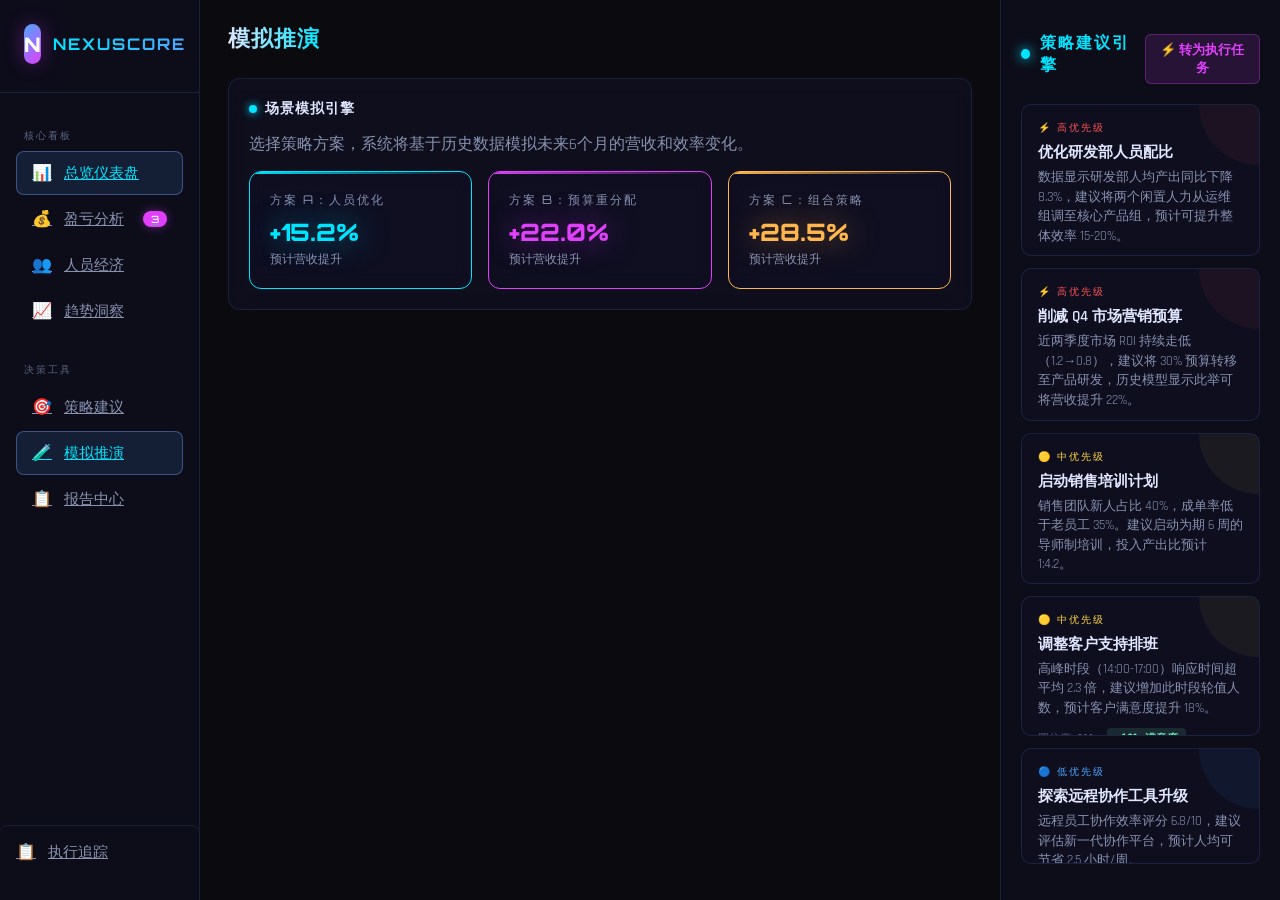
<file: simulate.html>
<!DOCTYPE html><html lang="zh-CN"><head><meta charset="UTF-8"><meta name="viewport" content="width=device-width,initial-scale=1.0"><title>NexusCore — 模拟推演</title><link href="https://fonts.googleapis.com/css2?family=Orbitron:wght@400;500;600;700;800;900&family=Rajdhani:wght@300;400;500;600;700&family=Share+Tech+Mono&display=swap" rel="stylesheet"><link rel="stylesheet" href="common.css"></head><body data-page="simulate"><canvas id="bg-canvas"></canvas><div class="app-container"><!-- 左侧导航 -->
<aside class="sidebar">
  <a href="index.html" style="text-decoration:none"><div class="logo"><div class="logo-icon"><span>N</span></div><div class="logo-text">NEXUSCORE</div></div></a>
  <div class="nav-section">
    <div class="nav-label">核心看板</div>
    <a href="index.html" class="nav-item active"><span class="nav-icon">📊</span> 总览仪表盘</a>
    <a href="profit.html" class="nav-item"><span class="nav-icon">💰</span> 盈亏分析<span class="nav-badge">3</span></a>
    <a href="people.html" class="nav-item"><span class="nav-icon">👥</span> 人员经济</a>
    <a href="trend.html" class="nav-item"><span class="nav-icon">📈</span> 趋势洞察</a>
  </div>
  <div class="nav-section">
    <div class="nav-label">决策工具</div>
    <a href="strategy.html" class="nav-item"><span class="nav-icon">🎯</span> 策略建议</a>
    <a href="simulate.html" class="nav-item"><span class="nav-icon">🧪</span> 模拟推演</a>
    <a href="report.html" class="nav-item"><span class="nav-icon">📋</span> 报告中心</a>
  </div>
  <a href="exec-track.html" class="nav-item" style="margin-top:auto;border-top:1px solid var(--border-glow);padding-top:16px"><span class="nav-icon">📋</span> 执行追踪</a>
</aside><main class="main-content">
<div class="top-bar"><h1 class="page-title">模拟推演</h1></div>
<div class="panel"><div class="panel-header"><div class="panel-title"><span class="dot blue"></span>场景模拟引擎</div></div>
<p style="color:var(--text-secondary);margin-bottom:16px">选择策略方案，系统将基于历史数据模拟未来6个月的营收和效率变化。</p>
<div style="display:flex;gap:16px;flex-wrap:wrap">
<div class="kpi-card" style="flex:1;min-width:200px;border-color:var(--accent-cyan)"><div class="kpi-label">方案 A：人员优化</div><div class="kpi-value" style="font-size:24px;color:var(--accent-cyan)">+15.2%</div><div style="font-size:12px;color:var(--text-secondary)">预计营收提升</div></div>
<div class="kpi-card" style="flex:1;min-width:200px;border-color:var(--accent-magenta)"><div class="kpi-label">方案 B：预算重分配</div><div class="kpi-value" style="font-size:24px;color:var(--accent-magenta)">+22.0%</div><div style="font-size:12px;color:var(--text-secondary)">预计营收提升</div></div>
<div class="kpi-card" style="flex:1;min-width:200px;border-color:var(--accent-gold)"><div class="kpi-label">方案 C：组合策略</div><div class="kpi-value" style="font-size:24px;color:var(--accent-gold)">+28.5%</div><div style="font-size:12px;color:var(--text-secondary)">预计营收提升</div></div>
</div>
</div>
</main>  <aside class="strategy-panel">
    <div class="strategy-header">
      <span class="pulse"></span> 策略建议引擎
      <button class="btn-execute" onclick="toggleExecForm(event,'execForm1')">⚡ 转为执行任务</button>
      <div class="exec-form" id="execForm1"><label>责任人</label><input type="text" placeholder="输入姓名..."><label>截止日期</label><input type="date"><label>优先级</label><select><option>高</option><option selected>中</option><option>低</option></select><button class="btn-submit" onclick="submitTask(event,'优化研发部人员配比','execForm1')">确认创建任务</button><div class="exec-confirm" id="confirm1">✓ 任务已创建</div></div>
    </div>
    <div class="insight-card priority-high">
      <div class="insight-priority high">⚡ 高优先级</div>
      <div class="insight-title">优化研发部人员配比</div>
      <div class="insight-desc">数据显示研发部人均产出同比下降 8.3%，建议将两个闲置人力从运维组调至核心产品组，预计可提升整体效率 15-20%。</div>
      <div class="insight-meta">
        <span>置信度 87%</span>
        <span class="insight-impact positive">+15% 效率</span>
      </div>
      <button class="btn-execute" onclick="toggleExecForm(event,'execForm2')">⚡ 转为执行任务</button>
      <div class="exec-form" id="execForm2"><label>责任人</label><input type="text" placeholder="输入姓名..."><label>截止日期</label><input type="date"><label>优先级</label><select><option>高</option><option selected>中</option><option>低</option></select><button class="btn-submit" onclick="submitTask(event,'削减 Q4 市场营销预算','execForm2')">确认创建任务</button><div class="exec-confirm" id="confirm2">✓ 任务已创建</div></div>
    </div>
    <div class="insight-card priority-high">
      <div class="insight-priority high">⚡ 高优先级</div>
      <div class="insight-title">削减 Q4 市场营销预算</div>
      <div class="insight-desc">近两季度市场 ROI 持续走低（1.2→0.8），建议将 30% 预算转移至产品研发，历史模型显示此举可将营收提升 22%。</div>
      <div class="insight-meta">
        <span>置信度 82%</span>
        <span class="insight-impact positive">+22% 营收</span>
      </div>
      <button class="btn-execute" onclick="toggleExecForm(event,'execForm3')">⚡ 转为执行任务</button>
      <div class="exec-form" id="execForm3"><label>责任人</label><input type="text" placeholder="输入姓名..."><label>截止日期</label><input type="date"><label>优先级</label><select><option>高</option><option selected>中</option><option>低</option></select><button class="btn-submit" onclick="submitTask(event,'启动销售培训计划','execForm3')">确认创建任务</button><div class="exec-confirm" id="confirm3">✓ 任务已创建</div></div>
    </div>
    <div class="insight-card priority-mid">
      <div class="insight-priority mid">🟡 中优先级</div>
      <div class="insight-title">启动销售培训计划</div>
      <div class="insight-desc">销售团队新人占比 40%，成单率低于老员工 35%。建议启动为期 6 周的导师制培训，投入产出比预计 1:4.2。</div>
      <div class="insight-meta">
        <span>置信度 76%</span>
        <span class="insight-impact positive">ROI 1:4.2</span>
      </div>
      <button class="btn-execute" onclick="toggleExecForm(event,'execForm4')">⚡ 转为执行任务</button>
      <div class="exec-form" id="execForm4"><label>责任人</label><input type="text" placeholder="输入姓名..."><label>截止日期</label><input type="date"><label>优先级</label><select><option>高</option><option selected>中</option><option>低</option></select><button class="btn-submit" onclick="submitTask(event,'调整客户支持排班','execForm4')">确认创建任务</button><div class="exec-confirm" id="confirm4">✓ 任务已创建</div></div>
    </div>
    <div class="insight-card priority-mid">
      <div class="insight-priority mid">🟡 中优先级</div>
      <div class="insight-title">调整客户支持排班</div>
      <div class="insight-desc">高峰时段（14:00-17:00）响应时间超平均 2.3 倍，建议增加此时段轮值人数，预计客户满意度提升 18%。</div>
      <div class="insight-meta">
        <span>置信度 81%</span>
        <span class="insight-impact positive">+18% 满意度</span>
      </div>
      <button class="btn-execute" onclick="toggleExecForm(event,'execForm5')">⚡ 转为执行任务</button>
      <div class="exec-form" id="execForm5"><label>责任人</label><input type="text" placeholder="输入姓名..."><label>截止日期</label><input type="date"><label>优先级</label><select><option>高</option><option selected>中</option><option>低</option></select><button class="btn-submit" onclick="submitTask(event,'探索远程协作工具升级','execForm5')">确认创建任务</button><div class="exec-confirm" id="confirm5">✓ 任务已创建</div></div>
    </div>
    <div class="insight-card priority-low">
      <div class="insight-priority low">🔵 低优先级</div>
      <div class="insight-title">探索远程协作工具升级</div>
      <div class="insight-desc">远程员工协作效率评分 6.8/10，建议评估新一代协作平台，预计人均可节省 2.5 小时/周。</div>
      <div class="insight-meta">
        <span>置信度 68%</span>
        <span class="insight-impact positive">+2.5h/周</span>
      </div>
    </div>
  </aside></div><script src="common.js"></script><script>updateTime();setInterval(updateTime,1000)</script></body></html>
</file>
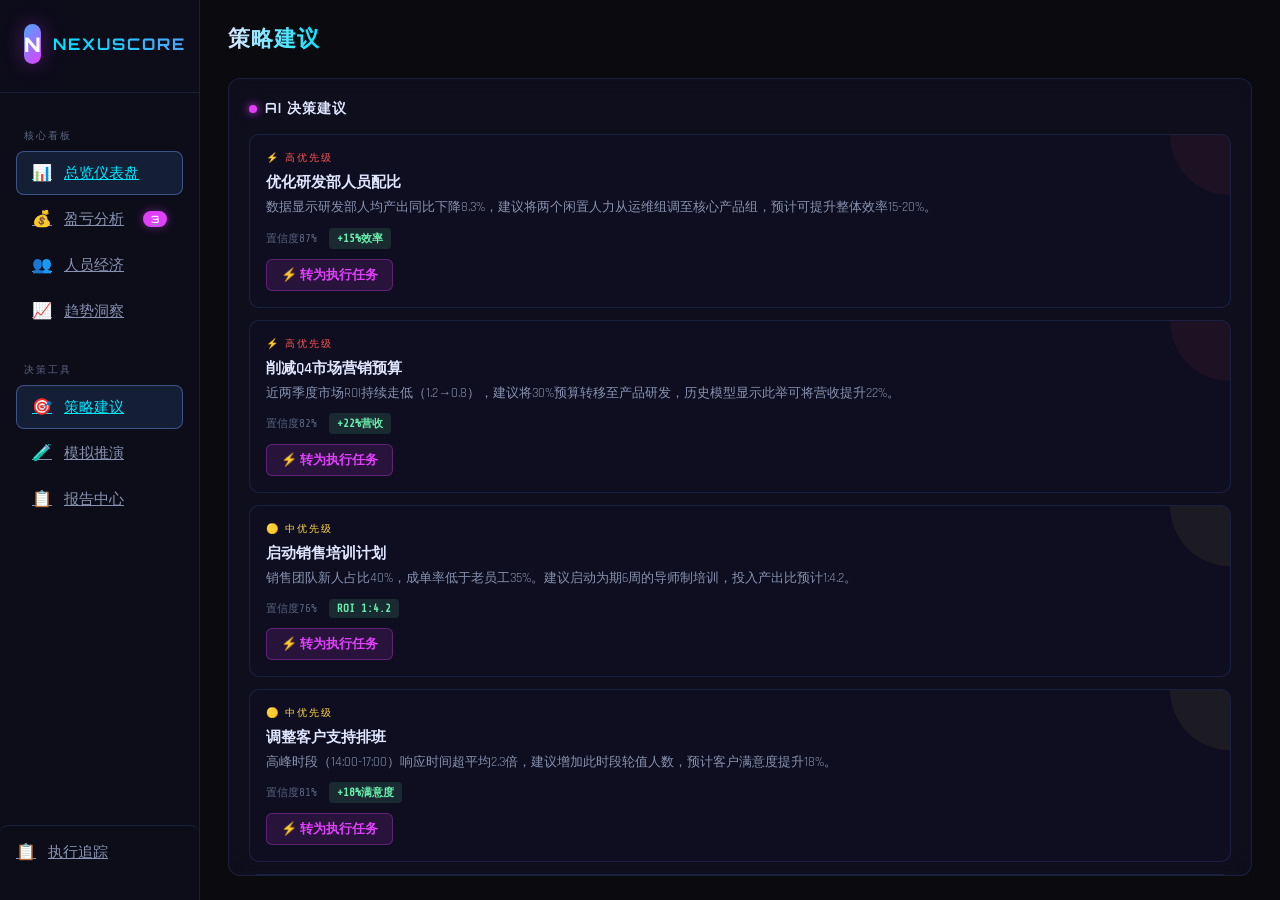
<file: strategy.html>
<!DOCTYPE html><html lang="zh-CN"><head><meta charset="UTF-8"><meta name="viewport" content="width=device-width,initial-scale=1.0"><title>NexusCore — 策略建议</title><link href="https://fonts.googleapis.com/css2?family=Orbitron:wght@400;500;600;700;800;900&family=Rajdhani:wght@300;400;500;600;700&family=Share+Tech+Mono&display=swap" rel="stylesheet"><link rel="stylesheet" href="common.css"></head><body data-page="strategy"><canvas id="bg-canvas"></canvas><div class="app-container"><!-- 左侧导航 -->
<aside class="sidebar">
  <a href="index.html" style="text-decoration:none"><div class="logo"><div class="logo-icon"><span>N</span></div><div class="logo-text">NEXUSCORE</div></div></a>
  <div class="nav-section">
    <div class="nav-label">核心看板</div>
    <a href="index.html" class="nav-item active"><span class="nav-icon">📊</span> 总览仪表盘</a>
    <a href="profit.html" class="nav-item"><span class="nav-icon">💰</span> 盈亏分析<span class="nav-badge">3</span></a>
    <a href="people.html" class="nav-item"><span class="nav-icon">👥</span> 人员经济</a>
    <a href="trend.html" class="nav-item"><span class="nav-icon">📈</span> 趋势洞察</a>
  </div>
  <div class="nav-section">
    <div class="nav-label">决策工具</div>
    <a href="strategy.html" class="nav-item"><span class="nav-icon">🎯</span> 策略建议</a>
    <a href="simulate.html" class="nav-item"><span class="nav-icon">🧪</span> 模拟推演</a>
    <a href="report.html" class="nav-item"><span class="nav-icon">📋</span> 报告中心</a>
  </div>
  <a href="exec-track.html" class="nav-item" style="margin-top:auto;border-top:1px solid var(--border-glow);padding-top:16px"><span class="nav-icon">📋</span> 执行追踪</a>
</aside><main class="main-content">
<div class="top-bar"><h1 class="page-title">策略建议</h1></div>
<div class="panel">
<div class="panel-header"><div class="panel-title"><span class="dot magenta"></span>AI 决策建议</div></div>
<div class="insight-card priority-high"><div class="insight-priority high">⚡ 高优先级</div><div class="insight-title">优化研发部人员配比</div><div class="insight-desc">数据显示研发部人均产出同比下降8.3%，建议将两个闲置人力从运维组调至核心产品组，预计可提升整体效率15-20%。</div><div class="insight-meta"><span>置信度87%</span><span class="insight-impact positive">+15%效率</span></div><a href="exec-track.html" class="btn-execute" style="text-decoration:none">⚡ 转为执行任务</a></div>
<div class="insight-card priority-high"><div class="insight-priority high">⚡ 高优先级</div><div class="insight-title">削减Q4市场营销预算</div><div class="insight-desc">近两季度市场ROI持续走低（1.2→0.8），建议将30%预算转移至产品研发，历史模型显示此举可将营收提升22%。</div><div class="insight-meta"><span>置信度82%</span><span class="insight-impact positive">+22%营收</span></div><a href="exec-track.html" class="btn-execute" style="text-decoration:none">⚡ 转为执行任务</a></div>
<div class="insight-card priority-mid"><div class="insight-priority mid">🟡 中优先级</div><div class="insight-title">启动销售培训计划</div><div class="insight-desc">销售团队新人占比40%，成单率低于老员工35%。建议启动为期6周的导师制培训，投入产出比预计1:4.2。</div><div class="insight-meta"><span>置信度76%</span><span class="insight-impact positive">ROI 1:4.2</span></div><a href="exec-track.html" class="btn-execute" style="text-decoration:none">⚡ 转为执行任务</a></div>
<div class="insight-card priority-mid"><div class="insight-priority mid">🟡 中优先级</div><div class="insight-title">调整客户支持排班</div><div class="insight-desc">高峰时段（14:00-17:00）响应时间超平均2.3倍，建议增加此时段轮值人数，预计客户满意度提升18%。</div><div class="insight-meta"><span>置信度81%</span><span class="insight-impact positive">+18%满意度</span></div><a href="exec-track.html" class="btn-execute" style="text-decoration:none">⚡ 转为执行任务</a></div>
<div class="insight-card priority-low"><div class="insight-priority low">🔵 低优先级</div><div class="insight-title">探索远程协作工具升级</div><div class="insight-desc">远程员工协作效率评分6.8/10，建议评估新一代协作平台，预计人均可节省2.5小时/周。</div><div class="insight-meta"><span>置信度68%</span><span class="insight-impact positive">+2.5h/周</span></div><a href="exec-track.html" class="btn-execute" style="text-decoration:none">⚡ 转为执行任务</a></div>
</div>
</main></div><script src="common.js"></script><script>updateTime();setInterval(updateTime,1000)</script></body></html>
</file>
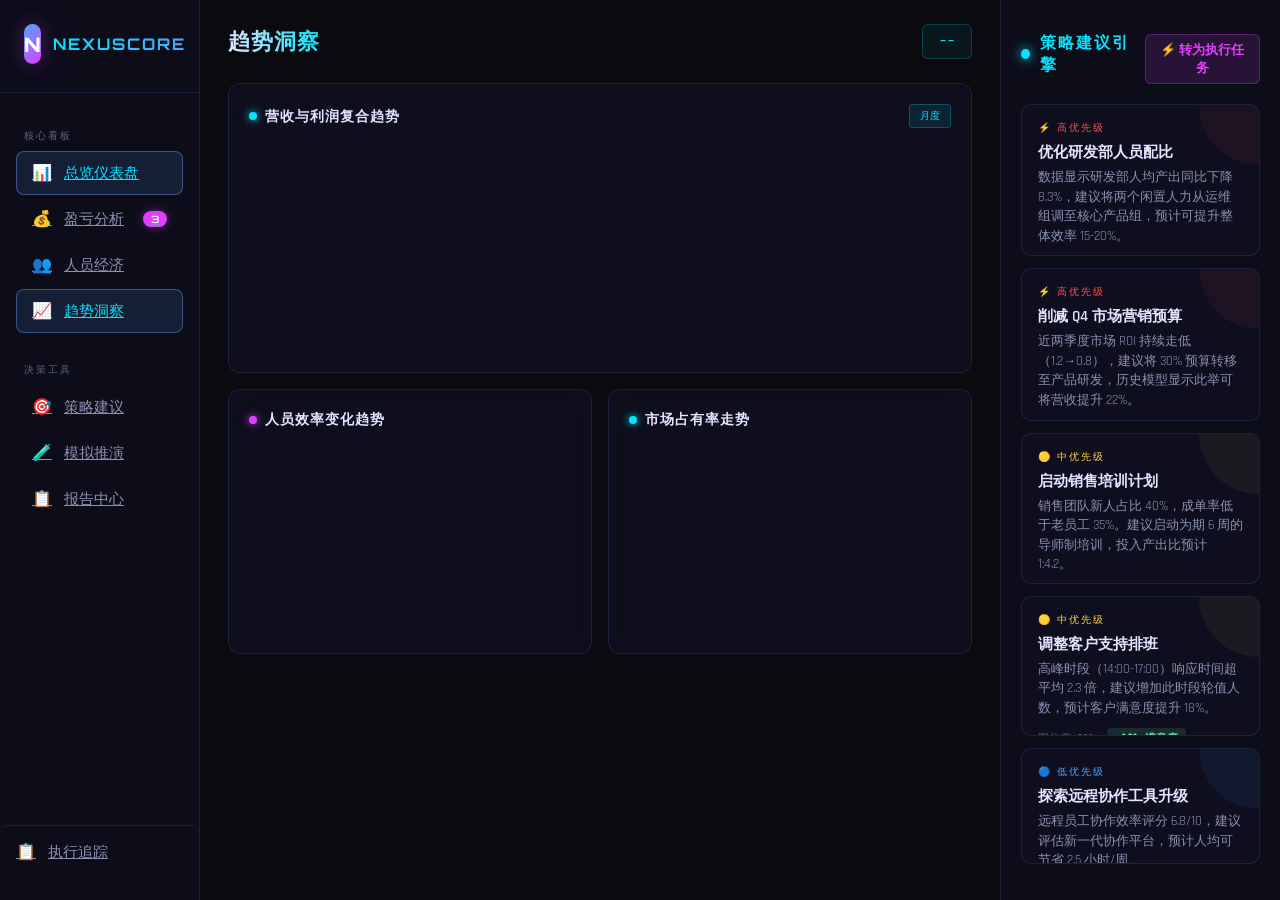
<file: trend.html>
<!DOCTYPE html><html lang="zh-CN"><head><meta charset="UTF-8"><meta name="viewport" content="width=device-width,initial-scale=1.0"><title>NexusCore — 趋势洞察</title><link href="https://fonts.googleapis.com/css2?family=Orbitron:wght@400;500;600;700;800;900&family=Rajdhani:wght@300;400;500;600;700&family=Share+Tech+Mono&display=swap" rel="stylesheet"><link rel="stylesheet" href="common.css"></head><body data-page="trend"><canvas id="bg-canvas"></canvas><div class="app-container"><!-- 左侧导航 -->
<aside class="sidebar">
  <a href="index.html" style="text-decoration:none"><div class="logo"><div class="logo-icon"><span>N</span></div><div class="logo-text">NEXUSCORE</div></div></a>
  <div class="nav-section">
    <div class="nav-label">核心看板</div>
    <a href="index.html" class="nav-item active"><span class="nav-icon">📊</span> 总览仪表盘</a>
    <a href="profit.html" class="nav-item"><span class="nav-icon">💰</span> 盈亏分析<span class="nav-badge">3</span></a>
    <a href="people.html" class="nav-item"><span class="nav-icon">👥</span> 人员经济</a>
    <a href="trend.html" class="nav-item"><span class="nav-icon">📈</span> 趋势洞察</a>
  </div>
  <div class="nav-section">
    <div class="nav-label">决策工具</div>
    <a href="strategy.html" class="nav-item"><span class="nav-icon">🎯</span> 策略建议</a>
    <a href="simulate.html" class="nav-item"><span class="nav-icon">🧪</span> 模拟推演</a>
    <a href="report.html" class="nav-item"><span class="nav-icon">📋</span> 报告中心</a>
  </div>
  <a href="exec-track.html" class="nav-item" style="margin-top:auto;border-top:1px solid var(--border-glow);padding-top:16px"><span class="nav-icon">📋</span> 执行追踪</a>
</aside><main class="main-content"><div class="top-bar"><h1 class="page-title">趋势洞察</h1><div class="top-actions"><div class="time-display" id="liveTime">--</div></div></div><div class="panel" style="margin-bottom:16px"><div class="panel-header"><div class="panel-title"><span class="dot blue"></span>营收与利润复合趋势</div><span class="panel-badge">月度</span></div><div class="chart-area" id="trendChart1" style="height:200px"></div><div class="chart-label-row" id="trendLabels1"></div></div><div class="content-grid"><div class="panel"><div class="panel-header"><div class="panel-title"><span class="dot magenta"></span>人员效率变化趋势</div></div><div class="chart-area" id="trendChart2" style="height:180px"></div><div class="chart-label-row" id="trendLabels2"></div></div><div class="panel"><div class="panel-header"><div class="panel-title"><span class="dot blue"></span>市场占有率走势</div></div><div class="chart-area" id="trendChart3" style="height:180px"></div><div class="chart-label-row" id="trendLabels3"></div></div></div></main>  <aside class="strategy-panel">
    <div class="strategy-header">
      <span class="pulse"></span> 策略建议引擎
      <button class="btn-execute" onclick="toggleExecForm(event,'execForm1')">⚡ 转为执行任务</button>
      <div class="exec-form" id="execForm1"><label>责任人</label><input type="text" placeholder="输入姓名..."><label>截止日期</label><input type="date"><label>优先级</label><select><option>高</option><option selected>中</option><option>低</option></select><button class="btn-submit" onclick="submitTask(event,'优化研发部人员配比','execForm1')">确认创建任务</button><div class="exec-confirm" id="confirm1">✓ 任务已创建</div></div>
    </div>
    <div class="insight-card priority-high">
      <div class="insight-priority high">⚡ 高优先级</div>
      <div class="insight-title">优化研发部人员配比</div>
      <div class="insight-desc">数据显示研发部人均产出同比下降 8.3%，建议将两个闲置人力从运维组调至核心产品组，预计可提升整体效率 15-20%。</div>
      <div class="insight-meta">
        <span>置信度 87%</span>
        <span class="insight-impact positive">+15% 效率</span>
      </div>
      <button class="btn-execute" onclick="toggleExecForm(event,'execForm2')">⚡ 转为执行任务</button>
      <div class="exec-form" id="execForm2"><label>责任人</label><input type="text" placeholder="输入姓名..."><label>截止日期</label><input type="date"><label>优先级</label><select><option>高</option><option selected>中</option><option>低</option></select><button class="btn-submit" onclick="submitTask(event,'削减 Q4 市场营销预算','execForm2')">确认创建任务</button><div class="exec-confirm" id="confirm2">✓ 任务已创建</div></div>
    </div>
    <div class="insight-card priority-high">
      <div class="insight-priority high">⚡ 高优先级</div>
      <div class="insight-title">削减 Q4 市场营销预算</div>
      <div class="insight-desc">近两季度市场 ROI 持续走低（1.2→0.8），建议将 30% 预算转移至产品研发，历史模型显示此举可将营收提升 22%。</div>
      <div class="insight-meta">
        <span>置信度 82%</span>
        <span class="insight-impact positive">+22% 营收</span>
      </div>
      <button class="btn-execute" onclick="toggleExecForm(event,'execForm3')">⚡ 转为执行任务</button>
      <div class="exec-form" id="execForm3"><label>责任人</label><input type="text" placeholder="输入姓名..."><label>截止日期</label><input type="date"><label>优先级</label><select><option>高</option><option selected>中</option><option>低</option></select><button class="btn-submit" onclick="submitTask(event,'启动销售培训计划','execForm3')">确认创建任务</button><div class="exec-confirm" id="confirm3">✓ 任务已创建</div></div>
    </div>
    <div class="insight-card priority-mid">
      <div class="insight-priority mid">🟡 中优先级</div>
      <div class="insight-title">启动销售培训计划</div>
      <div class="insight-desc">销售团队新人占比 40%，成单率低于老员工 35%。建议启动为期 6 周的导师制培训，投入产出比预计 1:4.2。</div>
      <div class="insight-meta">
        <span>置信度 76%</span>
        <span class="insight-impact positive">ROI 1:4.2</span>
      </div>
      <button class="btn-execute" onclick="toggleExecForm(event,'execForm4')">⚡ 转为执行任务</button>
      <div class="exec-form" id="execForm4"><label>责任人</label><input type="text" placeholder="输入姓名..."><label>截止日期</label><input type="date"><label>优先级</label><select><option>高</option><option selected>中</option><option>低</option></select><button class="btn-submit" onclick="submitTask(event,'调整客户支持排班','execForm4')">确认创建任务</button><div class="exec-confirm" id="confirm4">✓ 任务已创建</div></div>
    </div>
    <div class="insight-card priority-mid">
      <div class="insight-priority mid">🟡 中优先级</div>
      <div class="insight-title">调整客户支持排班</div>
      <div class="insight-desc">高峰时段（14:00-17:00）响应时间超平均 2.3 倍，建议增加此时段轮值人数，预计客户满意度提升 18%。</div>
      <div class="insight-meta">
        <span>置信度 81%</span>
        <span class="insight-impact positive">+18% 满意度</span>
      </div>
      <button class="btn-execute" onclick="toggleExecForm(event,'execForm5')">⚡ 转为执行任务</button>
      <div class="exec-form" id="execForm5"><label>责任人</label><input type="text" placeholder="输入姓名..."><label>截止日期</label><input type="date"><label>优先级</label><select><option>高</option><option selected>中</option><option>低</option></select><button class="btn-submit" onclick="submitTask(event,'探索远程协作工具升级','execForm5')">确认创建任务</button><div class="exec-confirm" id="confirm5">✓ 任务已创建</div></div>
    </div>
    <div class="insight-card priority-low">
      <div class="insight-priority low">🔵 低优先级</div>
      <div class="insight-title">探索远程协作工具升级</div>
      <div class="insight-desc">远程员工协作效率评分 6.8/10，建议评估新一代协作平台，预计人均可节省 2.5 小时/周。</div>
      <div class="insight-meta">
        <span>置信度 68%</span>
        <span class="insight-impact positive">+2.5h/周</span>
      </div>
    </div>
  </aside></div><script src="common.js"></script><script>updateTime();setInterval(updateTime,1000);(function(){const d=[580,620,710,680,780,820,860,910,840,960,1020,1150];const m=["1月","2月","3月","4月","5月","6月","7月","8月","9月","10月","11月","12月"];const c=document.getElementById("trendChart1"),lb=document.getElementById("trendLabels1");const mx=Math.max(...d);d.forEach((v,i)=>{const b=document.createElement("div");b.className="chart-bar profit";b.style.height=(v/mx*100)+"%";c.appendChild(b);const l=document.createElement("span");l.className="chart-label";l.textContent=m[i];lb.appendChild(l)});const d2=[72,75,78,76,82,85,84,88,86,91,93,96];const c2=document.getElementById("trendChart2"),lb2=document.getElementById("trendLabels2");d2.forEach((v,i)=>{const b=document.createElement("div");b.className="chart-bar profit";b.style.background="linear-gradient(180deg,var(--accent-magenta),rgba(224,64,251,0.2))";b.style.height=(v/100*100)+"%";c2.appendChild(b);const l=document.createElement("span");l.className="chart-label";l.textContent=m[i];lb2.appendChild(l)});const d3=[18,19,20,21,22,23,24,25,25,27,28,30];const c3=document.getElementById("trendChart3"),lb3=document.getElementById("trendLabels3");d3.forEach((v,i)=>{const b=document.createElement("div");b.className="chart-bar profit";b.style.background="linear-gradient(180deg,var(--accent-gold),rgba(255,183,77,0.2))";b.style.height=(v/35*100)+"%";c3.appendChild(b);const l=document.createElement("span");l.className="chart-label";l.textContent=m[i];lb3.appendChild(l)})})()</script></body></html>
</file>
<file: common.css>
*,*::before,*::after{margin:0;padding:0;box-sizing:border-box}
:root{
  --bg-deep:#0a0a0f;
  --bg-panel:#0d0d1a;
  --bg-card:rgba(16,16,35,0.7);
  --border-glow:rgba(100,140,255,0.15);
  --border-active:rgba(120,160,255,0.4);
  --accent-blue:#4da6ff;
  --accent-cyan:#00e5ff;
  --accent-magenta:#e040fb;
  --accent-gold:#ffb74d;
  --text-primary:#e0e6ff;
  --text-secondary:#8892b0;
  --text-dim:#5a6480;
  --danger:#ff5252;
  --success:#69f0ae;
  --warning:#ffd740;
  --glow-blue:0 0 20px rgba(77,166,255,0.3),0 0 60px rgba(77,166,255,0.1);
  --glow-cyan:0 0 20px rgba(0,229,255,0.3),0 0 60px rgba(0,229,255,0.1);
  --glow-magenta:0 0 20px rgba(224,64,251,0.3),0 0 60px rgba(224,64,251,0.1);
}
html,body{width:100%;height:100%;overflow:hidden}
body{
  font-family:'Rajdhani','Microsoft YaHei',sans-serif;
  background:var(--bg-deep);
  color:var(--text-primary);
  display:flex;
}
/* 背景粒子画布 */
#bg-canvas{
  position:fixed;top:0;left:0;width:100%;height:100%;
  z-index:0;pointer-events:none;
}
.app-container{
  position:relative;z-index:1;
  display:flex;width:100%;height:100vh;
}
/* ===== 左侧导航 ===== */
.sidebar{
  width:240px;min-width:240px;
  background:var(--bg-panel);
  border-right:1px solid var(--border-glow);
  display:flex;flex-direction:column;
  padding:24px 0;
  backdrop-filter:blur(20px);
}
.logo{
  padding:0 24px 28px;
  display:flex;align-items:center;gap:12px;
  border-bottom:1px solid var(--border-glow);
  margin-bottom:16px;
}
.logo-icon{
  width:40px;height:40px;
  border-radius:10px;
  background:linear-gradient(135deg,var(--accent-blue),var(--accent-magenta));
  display:flex;align-items:center;justify-content:center;
  box-shadow:var(--glow-magenta);
}
.logo-icon span{font-family:'Orbitron',sans-serif;font-weight:900;font-size:20px;color:#fff}
.logo-text{font-family:'Orbitron',sans-serif;font-weight:700;font-size:16px;letter-spacing:2px;
  background:linear-gradient(90deg,var(--accent-cyan),var(--accent-blue));
  -webkit-background-clip:text;-webkit-text-fill-color:transparent;
}
.nav-section{padding:8px 16px}
.nav-label{
  font-size:10px;text-transform:uppercase;letter-spacing:2px;
  color:var(--text-dim);padding:12px 8px 8px;font-family:'Orbitron',sans-serif;
}
.nav-item{
  display:flex;align-items:center;gap:12px;
  padding:12px 16px;border-radius:8px;
  cursor:pointer;transition:all 0.25s;
  color:var(--text-secondary);font-size:15px;font-weight:500;
  margin-bottom:2px;
}
.nav-item:hover{background:rgba(77,166,255,0.08);color:var(--text-primary)}
.nav-item.active{
  background:rgba(77,166,255,0.12);
  color:var(--accent-cyan);
  box-shadow:inset 0 0 0 1px var(--border-active);
}
.nav-icon{width:20px;height:20px;display:flex;align-items:center;justify-content:center;font-size:16px}
.nav-badge{
  margin-left:auto;background:var(--accent-magenta);
  color:#fff;font-size:10px;padding:2px 8px;border-radius:10px;
  font-family:'Orbitron',sans-serif;box-shadow:0 0 10px rgba(224,64,251,0.4);
}
/* ===== 中间主内容区 ===== */
.main-content{
  flex:1;display:flex;flex-direction:column;
  overflow-y:auto;overflow-x:hidden;
  padding:24px 28px;
}
/* 顶部状态栏 */
.top-bar{
  display:flex;align-items:center;justify-content:space-between;
  margin-bottom:24px;
}
.page-title{
  font-family:'Orbitron',sans-serif;font-weight:700;font-size:22px;
  letter-spacing:1px;
  background:linear-gradient(90deg,var(--text-primary),var(--accent-cyan));
  -webkit-background-clip:text;-webkit-text-fill-color:transparent;
}
.top-actions{display:flex;align-items:center;gap:16px}
.time-display{
  font-family:'Share Tech Mono',monospace;
  color:var(--accent-cyan);font-size:15px;
  background:rgba(0,229,255,0.06);
  padding:8px 16px;border-radius:6px;
  border:1px solid rgba(0,229,255,0.2);
}
.btn-refresh{
  background:rgba(77,166,255,0.1);
  border:1px solid var(--border-active);
  color:var(--accent-blue);
  padding:8px 16px;border-radius:6px;
  cursor:pointer;font-family:'Rajdhani',sans-serif;
  font-weight:600;font-size:14px;
  transition:all 0.25s;
}
.btn-refresh:hover{
  background:rgba(77,166,255,0.2);
  box-shadow:var(--glow-blue);
}
/* KPI 指标卡 */
.kpi-row{
  display:grid;grid-template-columns:repeat(4,1fr);
  gap:16px;margin-bottom:24px;
}
.kpi-card{
  background:var(--bg-card);
  border:1px solid var(--border-glow);
  border-radius:12px;padding:20px;
  backdrop-filter:blur(10px);
  position:relative;overflow:hidden;
  transition:all 0.3s;
}
.kpi-card::before{
  content:'';position:absolute;top:0;left:0;width:100%;height:2px;
}
.kpi-card:nth-child(1)::before{background:linear-gradient(90deg,var(--accent-cyan),transparent)}
.kpi-card:nth-child(2)::before{background:linear-gradient(90deg,var(--accent-magenta),transparent)}
.kpi-card:nth-child(3)::before{background:linear-gradient(90deg,var(--accent-gold),transparent)}
.kpi-card:nth-child(4)::before{background:linear-gradient(90deg,var(--success),transparent)}
.kpi-card:hover{
  border-color:var(--border-active);
  box-shadow:var(--glow-blue);
  transform:translateY(-2px);
}
.kpi-label{
  font-size:12px;text-transform:uppercase;letter-spacing:2px;
  color:var(--text-secondary);margin-bottom:8px;
  font-family:'Orbitron',sans-serif;
}
.kpi-value{
  font-family:'Orbitron',sans-serif;font-weight:800;font-size:32px;
  margin-bottom:4px;
}
.kpi-card:nth-child(1) .kpi-value{color:var(--accent-cyan);text-shadow:0 0 30px rgba(0,229,255,0.5)}
.kpi-card:nth-child(2) .kpi-value{color:var(--accent-magenta);text-shadow:0 0 30px rgba(224,64,251,0.5)}
.kpi-card:nth-child(3) .kpi-value{color:var(--accent-gold);text-shadow:0 0 30px rgba(255,183,77,0.5)}
.kpi-card:nth-child(4) .kpi-value{color:var(--success);text-shadow:0 0 30px rgba(105,240,174,0.5)}
.kpi-change{font-size:13px;font-weight:600}
.kpi-change.up{color:var(--success)}
.kpi-change.down{color:var(--danger)}
/* 中间内容网格 */
.content-grid{
  display:grid;
  grid-template-columns:1fr 1fr;
  gap:16px;margin-bottom:24px;
}
.panel{
  background:var(--bg-card);
  border:1px solid var(--border-glow);
  border-radius:12px;padding:20px;
  backdrop-filter:blur(10px);
  position:relative;overflow:hidden;
}
.panel-header{
  display:flex;align-items:center;justify-content:space-between;
  margin-bottom:16px;
}
.panel-title{
  font-family:'Orbitron',sans-serif;font-weight:600;font-size:14px;
  letter-spacing:1px;color:var(--text-primary);
  display:flex;align-items:center;gap:8px;
}
.panel-title .dot{
  width:8px;height:8px;border-radius:50%;
  box-shadow:0 0 8px currentColor;
}
.panel-title .dot.blue{background:var(--accent-cyan);color:var(--accent-cyan)}
.panel-title .dot.magenta{background:var(--accent-magenta);color:var(--accent-magenta)}
.panel-badge{
  font-size:10px;font-family:'Orbitron',sans-serif;
  padding:4px 10px;border-radius:4px;
  background:rgba(0,229,255,0.1);color:var(--accent-cyan);
  border:1px solid rgba(0,229,255,0.25);
}
/* 盈亏趋势图 */
.chart-area{
  height:200px;position:relative;
  display:flex;align-items:flex-end;gap:8px;
  padding:8px 0;
}
.chart-bar{
  flex:1;border-radius:4px 4px 0 0;
  position:relative;transition:all 0.4s;
  min-width:20px;
}
.chart-bar.profit{
  background:linear-gradient(180deg,var(--success),rgba(105,240,174,0.2));
  box-shadow:0 0 15px rgba(105,240,174,0.3);
}
.chart-bar.loss{
  background:linear-gradient(180deg,var(--danger),rgba(255,82,82,0.2));
  box-shadow:0 0 15px rgba(255,82,82,0.3);
}
.chart-label-row{
  display:flex;justify-content:space-between;margin-top:8px;
}
.chart-label{
  font-size:11px;color:var(--text-dim);
  font-family:'Share Tech Mono',monospace;
}
/* 人员经济表格 */
.data-table{
  width:100%;border-collapse:collapse;
}
.data-table th{
  text-align:left;padding:10px 12px;
  font-size:11px;text-transform:uppercase;letter-spacing:1px;
  color:var(--text-dim);font-family:'Orbitron',sans-serif;
  border-bottom:1px solid var(--border-glow);
}
.data-table td{
  padding:10px 12px;font-size:14px;font-weight:500;
  border-bottom:1px solid rgba(100,140,255,0.06);
}
.data-table tr:hover td{background:rgba(77,166,255,0.04)}
.val-profit{color:var(--success)}
.val-loss{color:var(--danger)}
.val-neutral{color:var(--warning)}
.rank-badge{
  display:inline-flex;align-items:center;justify-content:center;
  width:26px;height:26px;border-radius:6px;
  font-family:'Orbitron',sans-serif;font-weight:700;font-size:12px;
  background:rgba(77,166,255,0.12);color:var(--accent-blue);
}
.rank-badge.top{background:rgba(255,215,64,0.2);color:var(--accent-gold);box-shadow:0 0 10px rgba(255,215,64,0.2)}
/* ===== 右侧策略面板 ===== */
.strategy-panel{
  width:320px;min-width:320px;
  background:var(--bg-panel);
  border-left:1px solid var(--border-glow);
  display:flex;flex-direction:column;
  padding:24px 20px;
  backdrop-filter:blur(20px);
  overflow-y:auto;
}
.strategy-header{
  font-family:'Orbitron',sans-serif;font-weight:700;font-size:16px;
  letter-spacing:2px;margin-bottom:20px;
  display:flex;align-items:center;gap:10px;
  color:var(--accent-cyan);
}
.strategy-header .pulse{
  width:10px;height:10px;border-radius:50%;
  background:var(--accent-cyan);
  box-shadow:0 0 12px var(--accent-cyan);
  animation:pulse 1.5s ease-in-out infinite;
}
@keyframes pulse{0%,100%{opacity:1}50%{opacity:0.3}}
.insight-card{
  background:var(--bg-card);
  border:1px solid var(--border-glow);
  border-radius:10px;padding:16px;margin-bottom:12px;
  position:relative;overflow:hidden;
  transition:all 0.3s;
}
.insight-card:hover{
  border-color:var(--border-active);
  box-shadow:0 0 20px rgba(224,64,251,0.15);
}
.insight-card::after{
  content:'';position:absolute;top:0;right:0;
  width:60px;height:60px;
  border-radius:0 0 0 60px;
  opacity:0.06;
}
.insight-card.priority-high::after{background:var(--danger)}
.insight-card.priority-mid::after{background:var(--warning)}
.insight-card.priority-low::after{background:var(--accent-blue)}
.insight-priority{
  font-size:10px;text-transform:uppercase;letter-spacing:2px;
  font-family:'Orbitron',sans-serif;margin-bottom:8px;
}
.insight-priority.high{color:var(--danger)}
.insight-priority.mid{color:var(--warning)}
.insight-priority.low{color:var(--accent-blue)}
.insight-title{
  font-weight:600;font-size:15px;margin-bottom:6px;color:var(--text-primary);
}
.insight-desc{
  font-size:13px;color:var(--text-secondary);line-height:1.5;
}
.insight-meta{
  display:flex;align-items:center;gap:12px;margin-top:10px;
  font-size:11px;color:var(--text-dim);
  font-family:'Share Tech Mono',monospace;
}
.insight-impact{
  padding:3px 8px;border-radius:4px;
  font-weight:600;font-size:11px;
}
.insight-impact.positive{background:rgba(105,240,174,0.12);color:var(--success)}
.insight-impact.negative{background:rgba(255,82,82,0.12);color:var(--danger)}
/* 滚动条 */
::-webkit-scrollbar{width:4px}
::-webkit-scrollbar-track{background:transparent}
::-webkit-scrollbar-thumb{background:var(--border-glow);border-radius:2px}
::-webkit-scrollbar-thumb:hover{background:var(--border-active)}
/* 响应式 */
@media(max-width:1400px){
  .strategy-panel{width:280px;min-width:280px}
  .sidebar{width:200px;min-width:200px}
  .kpi-row{grid-template-columns:repeat(2,1fr)}
}
/* 雷达图 */
.radar-panel{grid-column:1/-1}
.radar-container{display:flex;align-items:center;gap:40px;justify-content:center;flex-wrap:wrap}
.radar-canvas-wrap{position:relative}
#radarCanvas{display:block}
.radar-legend{display:flex;flex-direction:column;gap:10px}
.radar-legend-item{display:flex;align-items:center;gap:8px;font-size:13px;font-weight:500}
.radar-legend-dot{width:10px;height:10px;border-radius:50%}
.radar-legend-dot.current{background:var(--accent-cyan);box-shadow:0 0 8px var(--accent-cyan)}
.radar-legend-dot.target{background:var(--accent-magenta);box-shadow:0 0 8px var(--accent-magenta)}
.radar-legend-dot.industry{background:var(--text-dim)}
/* 页面切换 */
/* 执行落地 */
.btn-execute{
  display:inline-flex;align-items:center;gap:6px;
  background:rgba(224,64,251,0.12);border:1px solid rgba(224,64,251,0.3);
  color:var(--accent-magenta);padding:6px 14px;border-radius:6px;
  cursor:pointer;font-family:'Rajdhani',sans-serif;font-weight:600;font-size:13px;
  margin-top:10px;transition:all 0.25s;
}
.btn-execute:hover{background:rgba(224,64,251,0.25);box-shadow:0 0 15px rgba(224,64,251,0.3)}
.exec-form{
  display:none;margin-top:10px;padding:12px;
  background:rgba(16,16,35,0.6);border-radius:8px;
  border:1px solid rgba(224,64,251,0.15);
}
.exec-form.show{display:block}
.exec-form label{display:block;font-size:11px;color:var(--text-dim);margin-bottom:4px;text-transform:uppercase;letter-spacing:1px}
.exec-form input,.exec-form select{
  width:100%;padding:8px 10px;margin-bottom:10px;
  background:rgba(10,10,15,0.8);border:1px solid var(--border-glow);
  border-radius:6px;color:var(--text-primary);font-family:'Rajdhani',sans-serif;font-size:14px;
  outline:none;transition:border-color 0.2s;
}
.exec-form input:focus,.exec-form select:focus{border-color:var(--accent-magenta)}
.exec-form .btn-submit{
  background:linear-gradient(135deg,var(--accent-magenta),#c030e0);
  border:none;color:#fff;padding:8px 16px;border-radius:6px;
  cursor:pointer;font-family:'Rajdhani',sans-serif;font-weight:700;font-size:14px;
  transition:all 0.25s;
}
.exec-form .btn-submit:hover{box-shadow:0 0 20px rgba(224,64,251,0.4)}
.exec-confirm{display:none;color:var(--success);font-size:13px;margin-top:8px}
.exec-confirm.show{display:block}
/* 执行追踪面板 */
.exec-track-panel{position:fixed;right:0;top:0;width:380px;height:100vh;background:var(--bg-panel);border-left:2px solid var(--accent-magenta);z-index:100;transform:translateX(100%);transition:transform 0.35s;display:flex;flex-direction:column;box-shadow:-10px 0 40px rgba(0,0,0,0.5)}
.exec-track-panel.open{transform:translateX(0)}
.exec-track-header{padding:20px;border-bottom:1px solid var(--border-glow);display:flex;align-items:center;justify-content:space-between}
.exec-track-title{font-family:'Orbitron',sans-serif;font-weight:700;font-size:16px;color:var(--accent-magenta);letter-spacing:1px}
.exec-track-close{background:none;border:1px solid var(--border-glow);color:var(--text-secondary);width:32px;height:32px;border-radius:6px;cursor:pointer;font-size:18px;display:flex;align-items:center;justify-content:center}
.exec-track-close:hover{color:var(--text-primary);border-color:var(--border-active)}
.exec-track-list{flex:1;overflow-y:auto;padding:16px}
.exec-task-item{background:var(--bg-card);border:1px solid var(--border-glow);border-radius:10px;padding:14px;margin-bottom:10px}
.exec-task-title{font-weight:600;font-size:14px;margin-bottom:6px}
.exec-task-meta{font-size:11px;color:var(--text-dim);display:flex;gap:16px;flex-wrap:wrap}
.exec-task-status{padding:2px 8px;border-radius:4px;font-size:10px;font-weight:700;text-transform:uppercase;letter-spacing:1px}
.exec-task-status.pending{background:rgba(255,215,64,0.15);color:var(--warning)}
.exec-task-status.progress{background:rgba(77,166,255,0.15);color:var(--accent-blue)}
.exec-task-status.done{background:rgba(105,240,174,0.15);color:var(--success)}
.exec-empty{text-align:center;color:var(--text-dim);padding:40px 20px;font-size:14px}

/* Nav active by page */
body[data-page="dashboard"] .nav-item[href="index.html"],
body[data-page="profit"] .nav-item[href="profit.html"],
body[data-page="people"] .nav-item[href="people.html"],
body[data-page="trend"] .nav-item[href="trend.html"],
body[data-page="strategy"] .nav-item[href="strategy.html"],
body[data-page="simulate"] .nav-item[href="simulate.html"],
body[data-page="report"] .nav-item[href="report.html"],
body[data-page="exec"] .nav-item[href="exec-track.html"]{background:rgba(77,166,255,0.12);color:var(--accent-cyan);box-shadow:inset 0 0 0 1px var(--border-active)}
</file>
